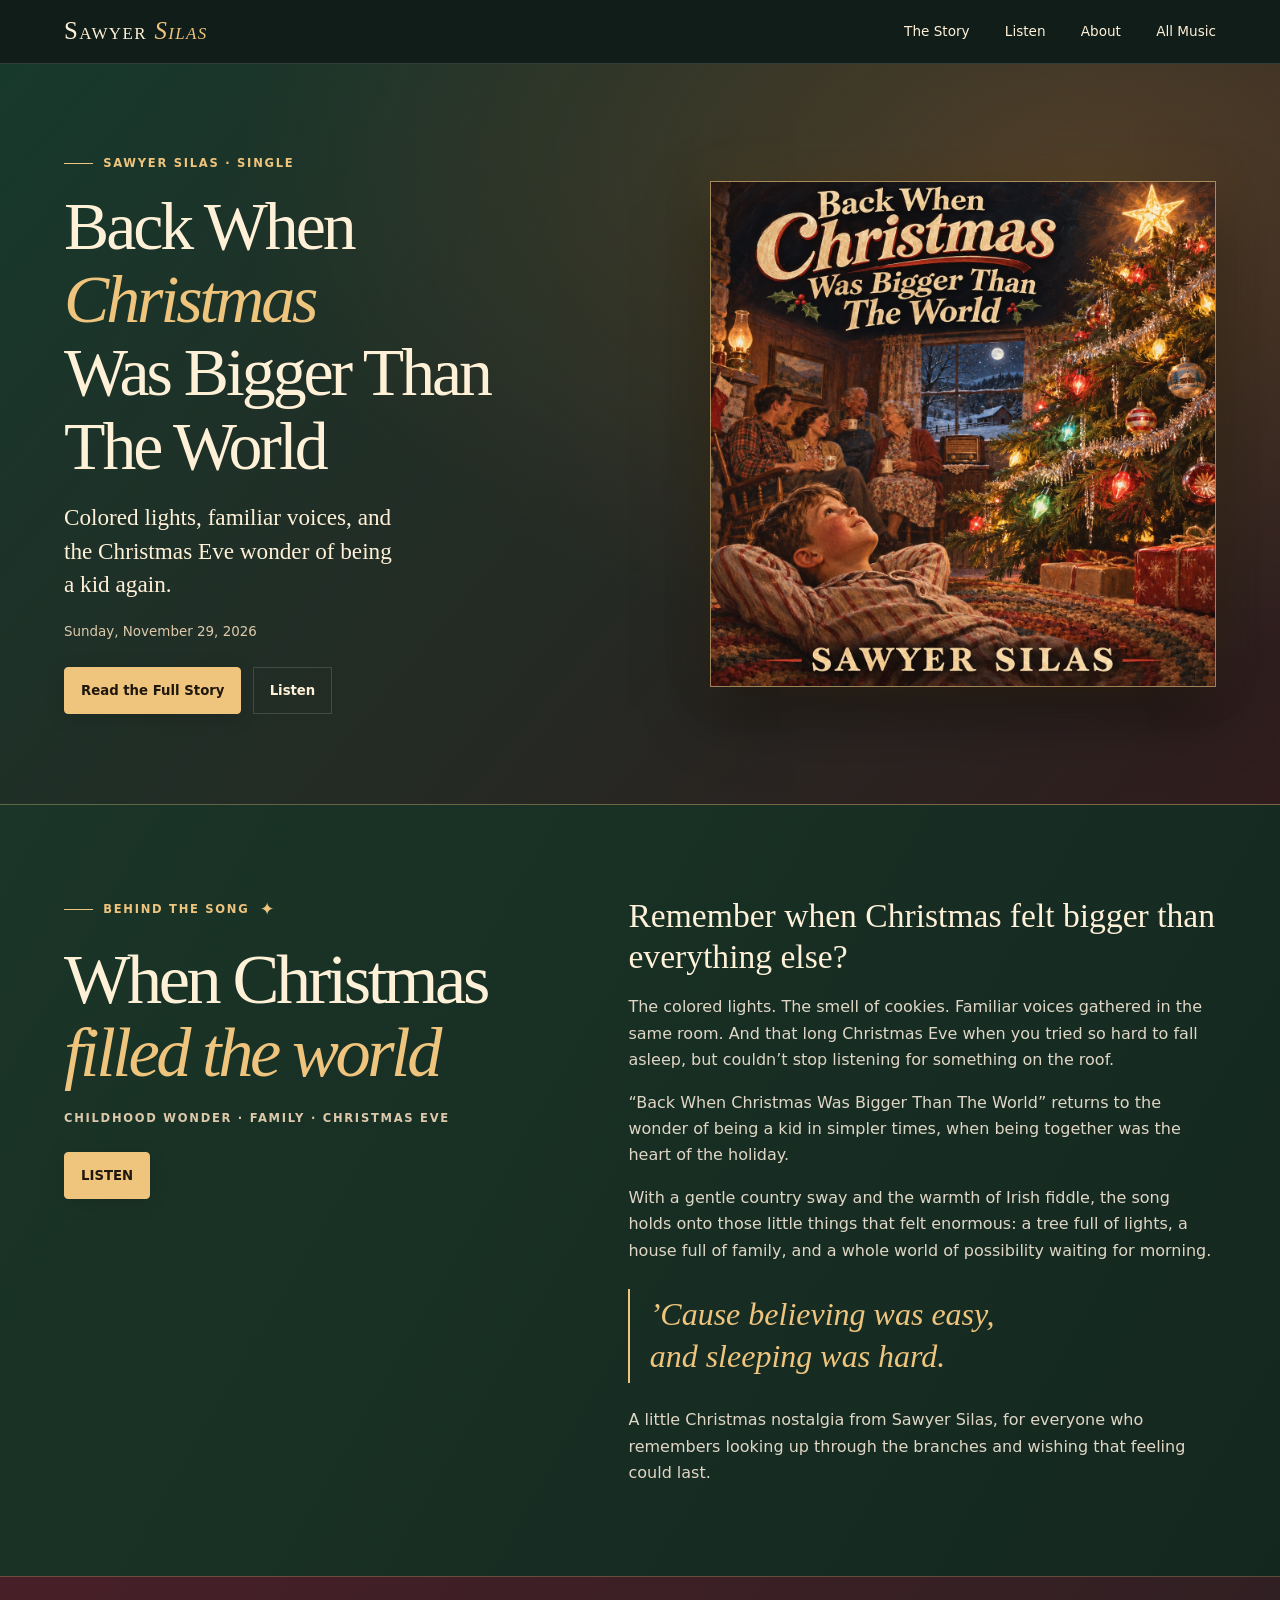
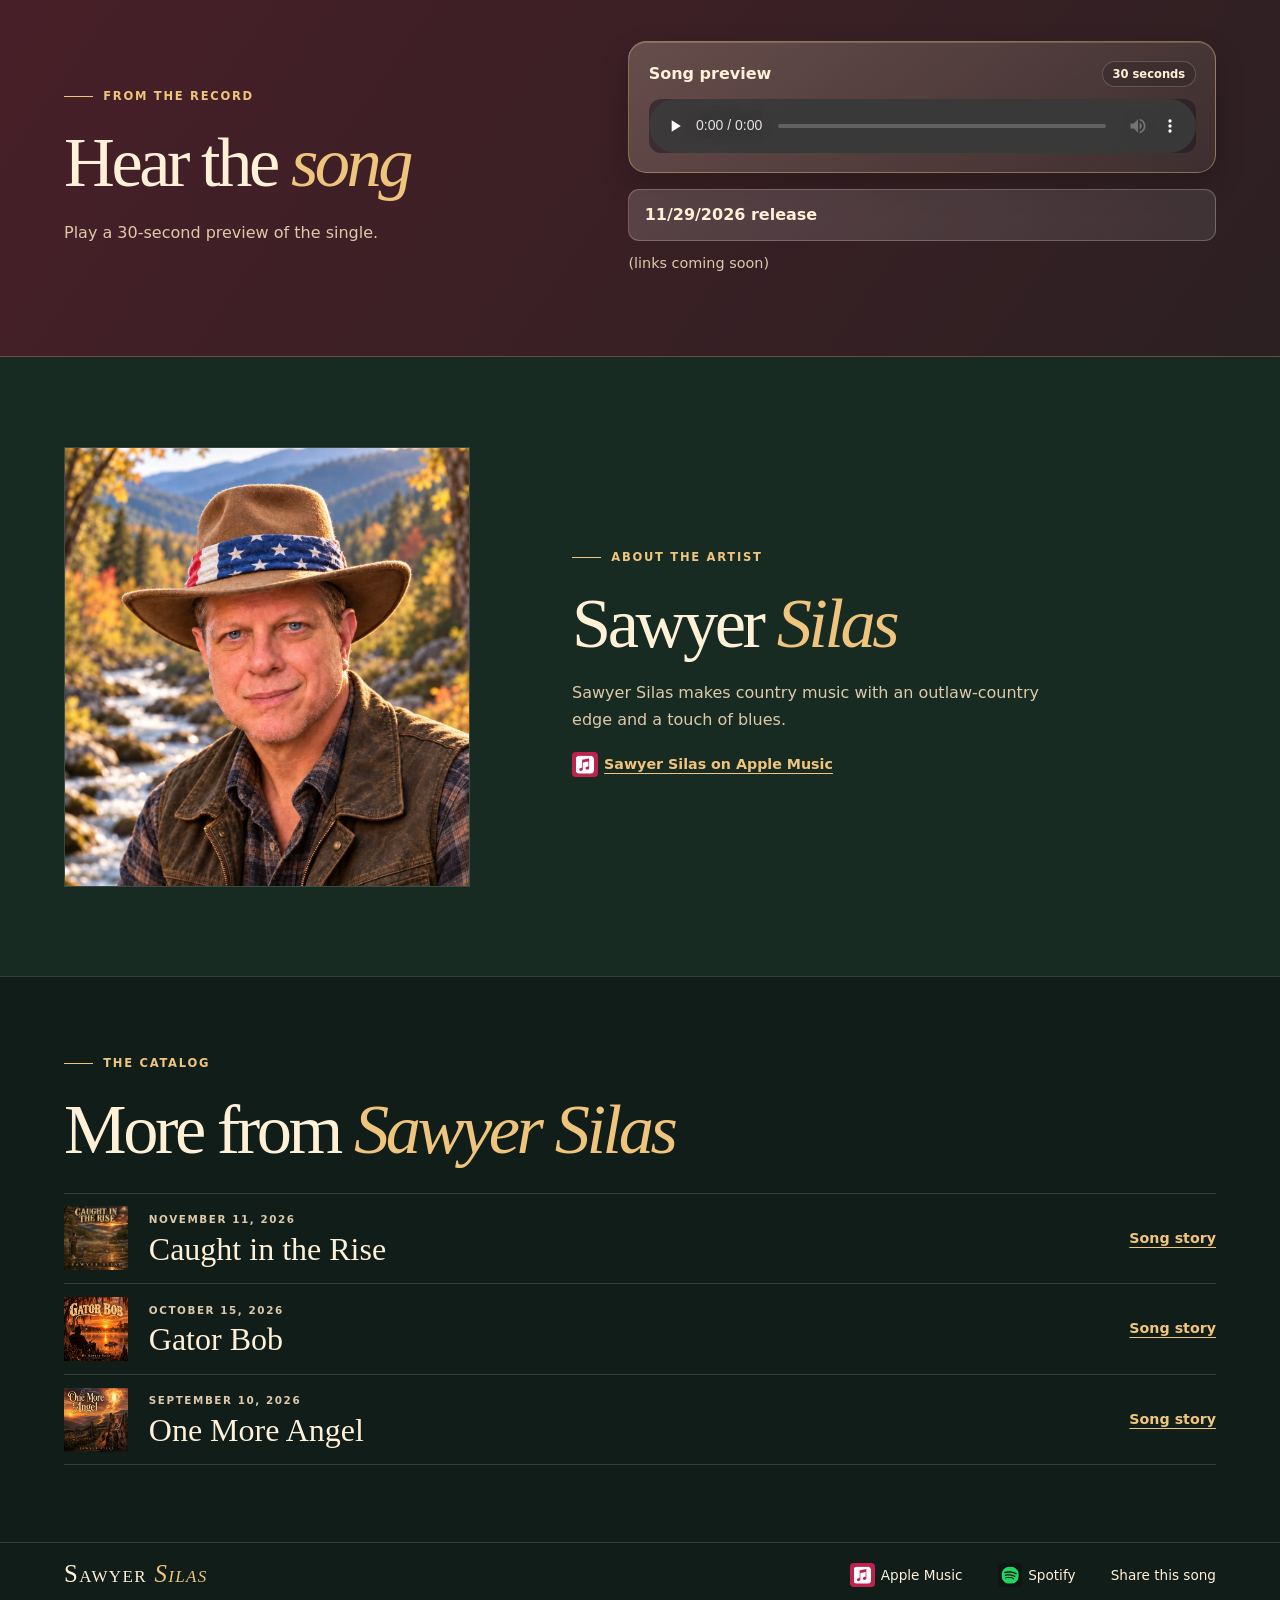
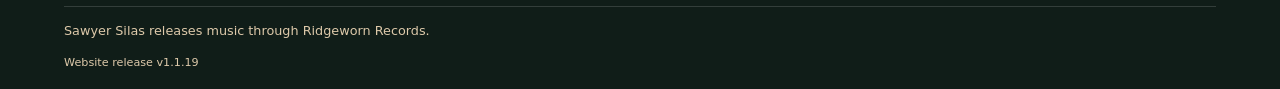
<file: public/songs/back-when-christmas-was-bigger-than-the-world/index.html>
<!doctype html>
<html lang="en">
<head>
  <meta charset="utf-8">
  <meta name="viewport" content="width=device-width, initial-scale=1">
  <meta name="description" content="Discover Back When Christmas Was Bigger Than The World by Sawyer Silas: a country Christmas single about childhood wonder and time together. Read the story, hear a preview, and listen.">
  <meta property="og:type" content="website">
  <meta property="og:title" content="Back When Christmas Was Bigger Than The World | Sawyer Silas">
  <meta property="og:description" content="Colored lights, familiar voices, and the Christmas Eve wonder of being a kid again.">
  <meta property="og:image" content="../../assets/back-when-christmas-was-bigger-than-the-world.jpg">
  <meta property="og:image:type" content="image/jpeg">
  <meta property="og:image:width" content="1254">
  <meta property="og:image:height" content="1254">
  <meta property="og:image:alt" content="Back When Christmas Was Bigger Than The World by Sawyer Silas — When Christmas filled the whole world">
  <title>Back When Christmas Was Bigger Than The World — Sawyer Silas | Song Story &amp; Listen</title>
  <link rel="icon" href="../../assets/mark.svg" type="image/svg+xml">
  <link rel="stylesheet" href="../../styles.css?v=1.1.19">
  <script src="../../site.js?v=1.1.19" defer></script>
</head>
<body class="song-page theme-christmas">
  <a class="skip" href="#main">Skip to song</a>
  <header class="top">
    <div class="wrap top-inner">
      <a class="wordmark" href="../../">Sawyer <i>Silas</i></a>
      <nav aria-label="Main navigation">
        <a href="#story">The Story</a>
        <a href="#listen">Listen</a>
        <a href="#artist">About</a>
        <a href="../../#music">All Music</a>
      </nav>
    </div>
  </header>
  <main id="main">
    <section class="hero" aria-labelledby="release-title">
      <div class="wrap hero-inner">
        <div class="hero-copy">
          <p class="eyebrow"><span></span> Sawyer Silas · Single</p>
          <h1 id="release-title">Back When<br><em>Christmas</em><br>Was Bigger Than<br>The World</h1>
          <p class="lede">Colored lights, familiar voices, and the Christmas Eve wonder of being a kid again.</p>
          <p class="release-date"><time datetime="2026-11-29">Sunday, November 29, 2026</time></p>
          <div class="actions">
            <a class="button primary" href="#story">Read the Full Story</a>
            <a class="button quiet" href="#listen">Listen</a>
          </div>
        </div>
        <figure class="cover">
          <img src="../../assets/back-when-christmas-was-bigger-than-the-world.jpg" alt="Painted Christmas cover: a child beneath a glowing tree while family gathers beside the fireplace" width="1254" height="1254" fetchpriority="high">
        </figure>
      </div>
    </section>

    <section class="story" id="story" aria-labelledby="story-title">
      <div class="wrap story-grid">
        <div>
          <p class="eyebrow"><span></span> Behind the song</p>
          <h2 id="story-title">When Christmas<br><em>filled the world</em></h2>
          <p class="place">Childhood wonder · Family · Christmas Eve</p>
          <div class="actions"><a class="button primary" href="#listen">LISTEN</a></div>
        </div>
        <div class="story-copy">
          <p class="opening">Remember when Christmas felt bigger than everything else?</p>
          <p>The colored lights. The smell of cookies. Familiar voices gathered in the same room. And that long Christmas Eve when you tried so hard to fall asleep, but couldn’t stop listening for something on the roof.</p>
          <p>“Back When Christmas Was Bigger Than The World” returns to the wonder of being a kid in simpler times, when being together was the heart of the holiday.</p>
          <p>With a gentle country sway and the warmth of Irish fiddle, the song holds onto those little things that felt enormous: a tree full of lights, a house full of family, and a whole world of possibility waiting for morning.</p>
          <blockquote>’Cause believing was easy,<br>and sleeping was hard.</blockquote>
          <p style="margin-top:1.5rem">A little Christmas nostalgia from Sawyer Silas, for everyone who remembers looking up through the branches and wishing that feeling could last.</p>
        </div>
      </div>
    </section>

    <section class="listen" id="listen" aria-labelledby="listen-title">
      <div class="wrap listen-inner">
        <div>
          <p class="eyebrow"><span></span> From the record</p>
          <h2 id="listen-title">Hear the <em>song</em></h2>
          <p>Play a 30-second preview of the single.</p>
        </div>
        <div class="listen-controls">
          <div class="preview-panel">
            <div class="preview-heading">
              <span>Song preview</span>
              <span class="preview-length">30 seconds</span>
            </div>
            <audio class="song-preview" controls controlslist="nodownload" preload="none" src="../../assets/back-when-christmas-was-bigger-than-the-world-preview.m4a" aria-label="Back When Christmas Was Bigger Than The World 30-second preview">
              Your browser does not support the audio player.
            </audio>
            <p class="preview-unavailable" role="status" hidden>The preview is temporarily unavailable.</p>
          </div>
          <div class="release-links" aria-live="polite">
            <p class="release-notice"><strong><time datetime="2026-11-29">11/29/2026</time> release</strong></p>
            <p class="links-pending">(links coming soon)</p>
            <div class="service-grid" aria-label="Streaming and download services" role="group"></div>
          </div>
        </div>
      </div>
    </section>

    <section class="artist" id="artist" aria-labelledby="artist-title">
      <div class="wrap artist-grid">
        <img class="portrait" src="../../assets/sawyer-silas.webp" alt="Sawyer Silas in a brown hat beside an autumn mountain creek" width="1122" height="1402" loading="lazy">
        <div>
          <p class="eyebrow"><span></span> About the artist</p>
          <h2 id="artist-title">Sawyer <em>Silas</em></h2>
          <p>Sawyer Silas makes country music with an outlaw-country edge and a touch of blues.</p>
          <a class="service-link text-link" href="https://music.apple.com/us/artist/sawyer-silas/6808334229"><svg class="service-icon" aria-hidden="true" focusable="false"><use href="../../assets/music-services.svg#applemusic"></use></svg>Sawyer Silas on Apple Music</a>
        </div>
      </div>
    </section>

    <section class="music" aria-labelledby="music-title">
      <div class="wrap">
        <p class="eyebrow"><span></span> The catalog</p>
        <h2 id="music-title">More from <em>Sawyer Silas</em></h2>
        <div class="record-list">
          <article class="record" data-title="Caught in the Rise" data-date="2026-11-11">
            <img src="../../assets/caught-in-the-rise.webp" alt="" width="64" height="64" loading="lazy">
            <div><p class="record-date"><time datetime="2026-11-11">November 11, 2026</time></p><h3><a href="../caught-in-the-rise/">Caught in the Rise</a></h3></div>
            <a class="text-link" href="../caught-in-the-rise/#story" aria-label="Read the story behind Caught in the Rise">Song story</a>
          </article>
          <article class="record" data-title="Gator Bob" data-date="2026-10-15">
            <img src="../../assets/gator-bob.jpg" alt="" width="64" height="64" loading="lazy">
            <div><p class="record-date"><time datetime="2026-10-15">October 15, 2026</time></p><h3><a href="../gator-bob/">Gator Bob</a></h3></div>
            <a class="text-link" href="../gator-bob/#story" aria-label="Read the story behind Gator Bob">Song story</a>
          </article>
          <article class="record" data-title="One More Angel" data-date="2026-09-10">
            <img src="../../assets/one-more-angel.jpg" alt="" width="64" height="64" loading="lazy">
            <div><p class="record-date"><time datetime="2026-09-10">September 10, 2026</time></p><h3><a href="../one-more-angel/">One More Angel</a></h3></div>
            <a class="text-link" href="../one-more-angel/#story" aria-label="Read the story behind One More Angel">Song story</a>
          </article>
        </div>
      </div>
    </section>
  </main>
  <footer class="footer">
    <div class="wrap footer-inner">
      <a class="wordmark" href="../../">Sawyer <i>Silas</i></a>
      <nav aria-label="Artist and sharing links">
        <a class="service-link" href="https://music.apple.com/us/artist/sawyer-silas/6808334229"><svg class="service-icon" aria-hidden="true" focusable="false"><use href="../../assets/music-services.svg#applemusic"></use></svg>Apple Music</a>
        <a class="service-link" href="https://open.spotify.com/artist/2IvsRWouUpZ3KpmjlUSfos"><svg class="service-icon" aria-hidden="true" focusable="false"><use href="../../assets/music-services.svg#spotify"></use></svg>Spotify</a>
        <button id="share" type="button" hidden>Share this song</button>
      </nav>
      <span id="share-status" role="status"></span>
    </div>
    <p class="wrap label-credit">Sawyer Silas releases music through Ridgeworn Records.</p>
    <p class="wrap site-release">Website release v1.1.19</p>
  </footer>
</body>
</html>
</file>
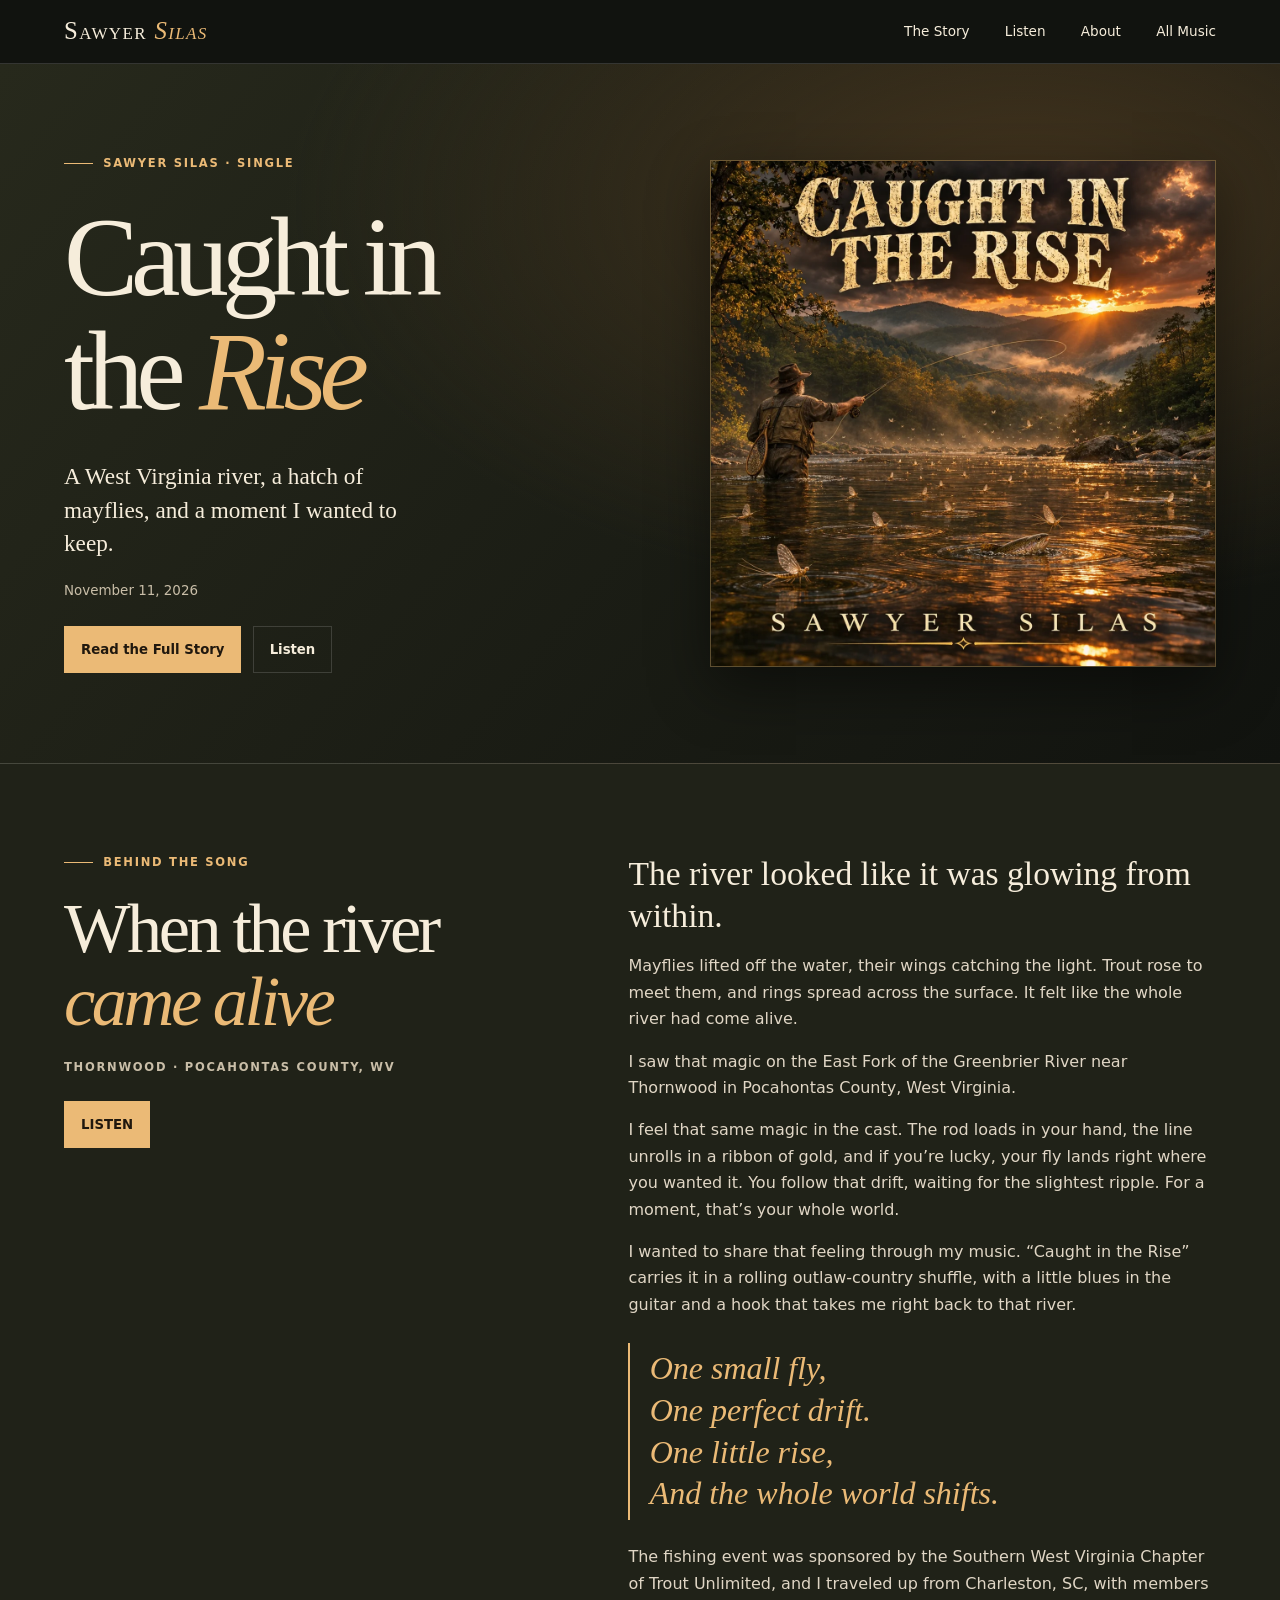
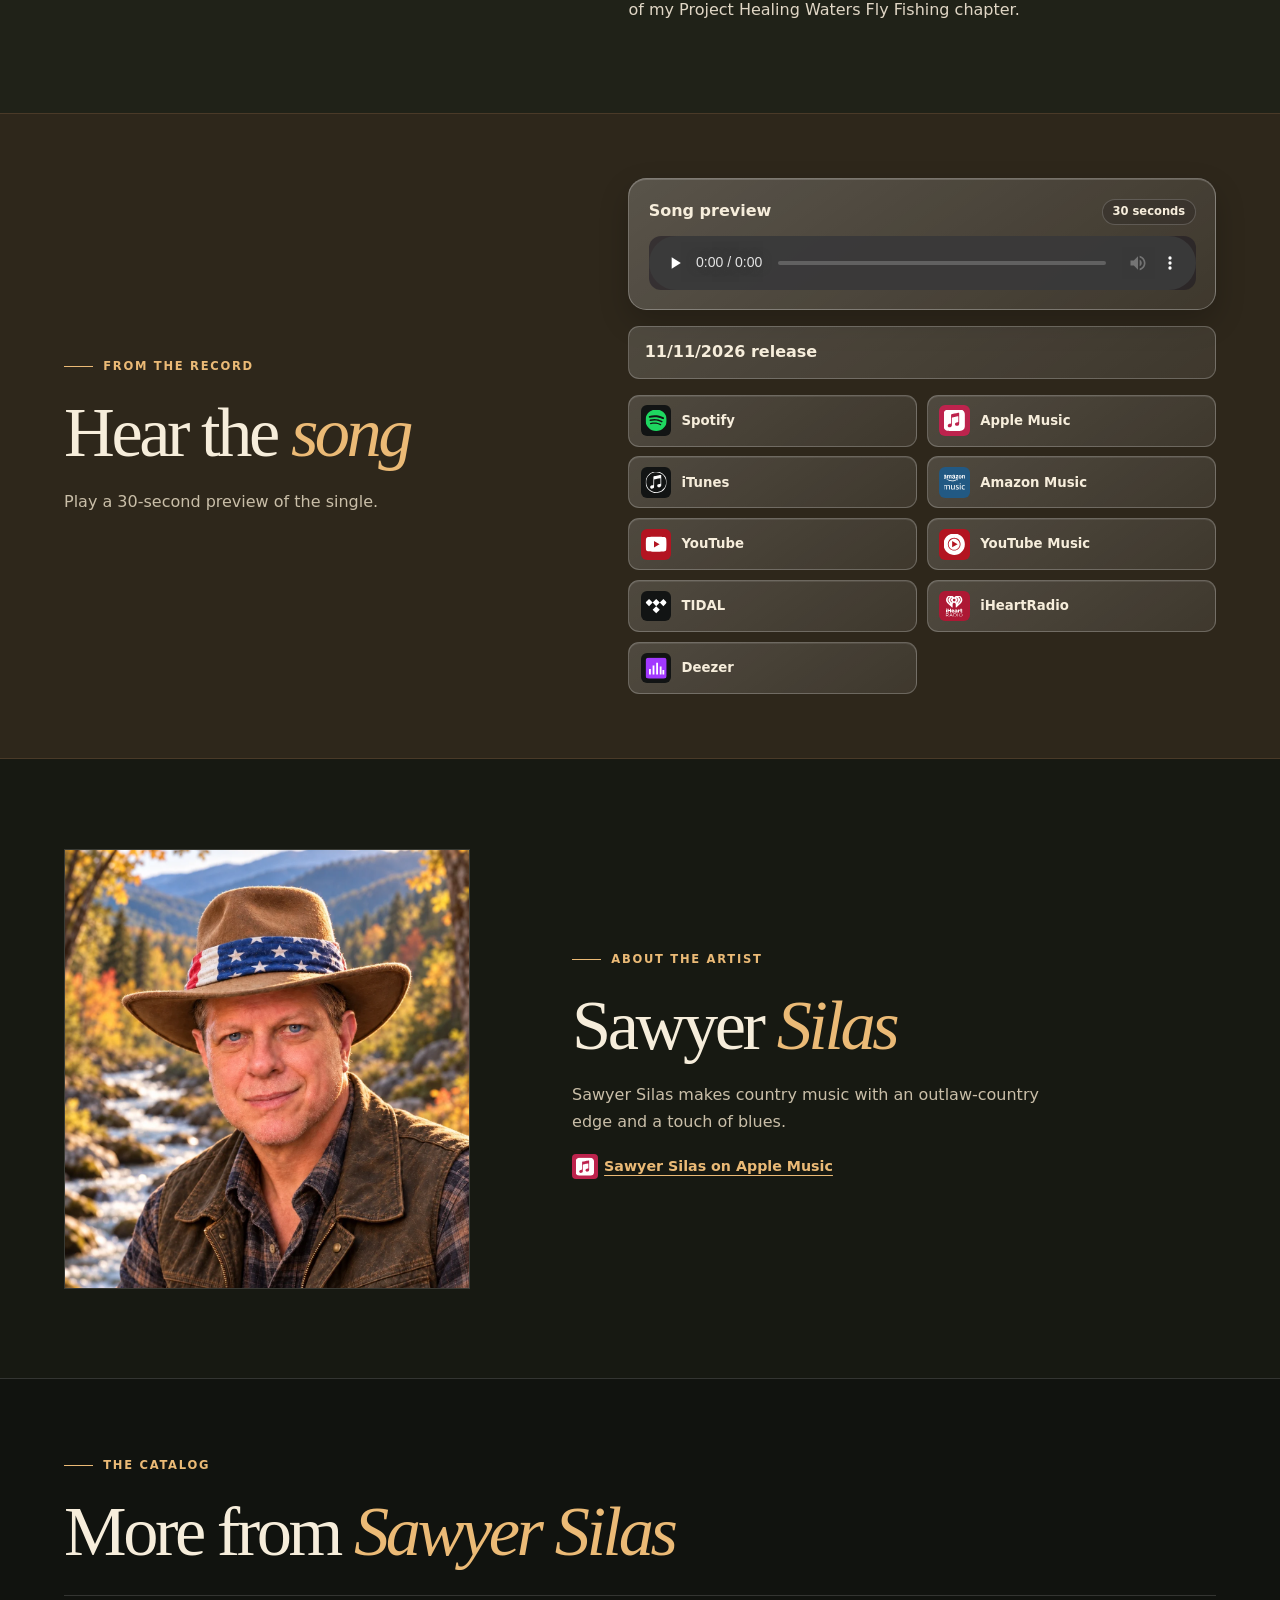
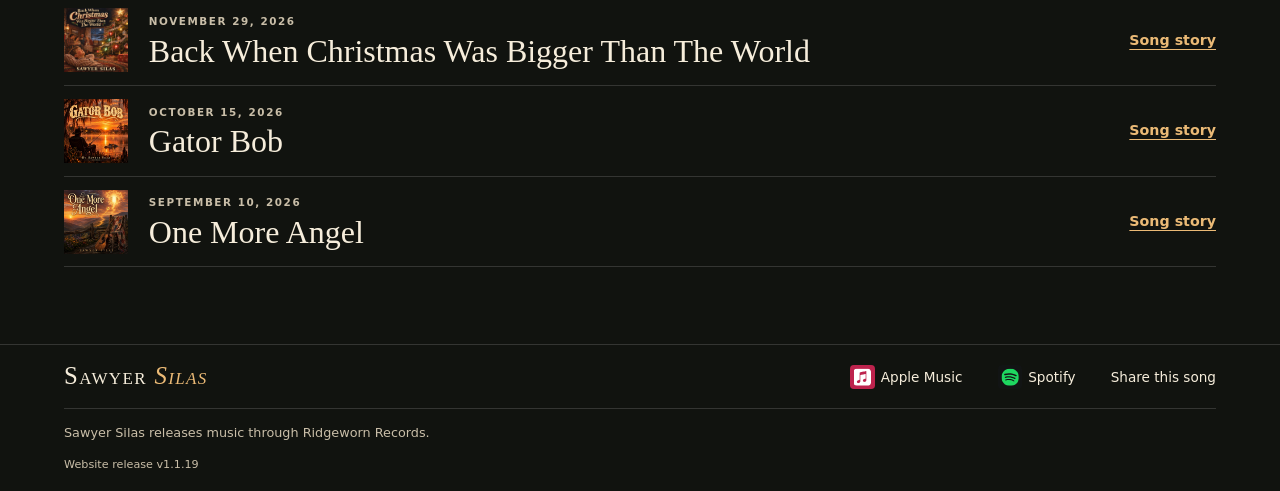
<file: public/songs/caught-in-the-rise/index.html>
<!doctype html>
<html lang="en">
<head>
  <meta charset="utf-8">
  <meta name="viewport" content="width=device-width, initial-scale=1">
  <meta name="description" content="Discover Caught in the Rise by Sawyer Silas: an outlaw-country single inspired by fly fishing in West Virginia. Read the story, hear a preview, and listen.">
  <meta property="og:type" content="website">
  <meta property="og:title" content="Caught in the Rise | Sawyer Silas">
  <meta property="og:description" content="A West Virginia river, a hatch of mayflies, and a moment I wanted to keep.">
  <meta property="og:image" content="../../assets/caught-in-the-rise-social.jpg">
  <meta property="og:image:type" content="image/jpeg">
  <meta property="og:image:width" content="1200">
  <meta property="og:image:height" content="630">
  <meta property="og:image:alt" content="Caught in the Rise by Sawyer Silas — When the river came alive">
  <title>Caught in the Rise — Sawyer Silas | Song Story &amp; Listen</title>
  <link rel="icon" href="../../assets/mark.svg" type="image/svg+xml">
  <link rel="stylesheet" href="../../styles.css?v=1.1.19">
  <script src="../../site.js?v=1.1.19" defer></script>
</head>
<body class="song-page theme-caught-in-the-rise">
  <a class="skip" href="#main">Skip to song</a>
  <header class="top">
    <div class="wrap top-inner">
      <a class="wordmark" href="../../">Sawyer <i>Silas</i></a>
      <nav aria-label="Main navigation">
        <a href="#story">The Story</a>
        <a href="#listen">Listen</a>
        <a href="#artist">About</a>
        <a href="../../#music">All Music</a>
      </nav>
    </div>
  </header>
  <main id="main">
    <section class="hero" aria-labelledby="release-title">
      <div class="wrap hero-inner">
        <div class="hero-copy">
          <p class="eyebrow"><span></span> Sawyer Silas · Single</p>
          <h1 id="release-title">Caught in<br>the <em>Rise</em></h1>
          <p class="lede">A West Virginia river, a hatch of mayflies, and a moment I wanted to keep.</p>
          <p class="release-date"><time datetime="2026-11-11">November 11, 2026</time></p>
          <div class="actions">
            <a class="button primary" href="#story">Read the Full Story</a>
            <a class="button quiet" href="#listen">Listen</a>
          </div>
        </div>
        <figure class="cover">
          <img src="../../assets/caught-in-the-rise.webp" alt="Illustrated cover of a fly angler casting across a mountain river at sunset" width="1200" height="1200" fetchpriority="high">
        </figure>
      </div>
    </section>

    <section class="story" id="story" aria-labelledby="story-title">
      <div class="wrap story-grid">
        <div>
          <p class="eyebrow"><span></span> Behind the song</p>
          <h2 id="story-title">When the river<br><em>came alive</em></h2>
          <p class="place">Thornwood · Pocahontas County, WV</p>
          <div class="actions">
            <a class="button primary" href="#listen">LISTEN</a>
          </div>
        </div>
        <div class="story-copy">
          <p class="opening">The river looked like it was glowing from within.</p>
          <p>Mayflies lifted off the water, their wings catching the light. Trout rose to meet them, and rings spread across the surface. It felt like the whole river had come alive.</p>
          <p>I saw that magic on the East Fork of the Greenbrier River near Thornwood in Pocahontas County, West Virginia.</p>
          <p>I feel that same magic in the cast. The rod loads in your hand, the line unrolls in a ribbon of gold, and if you’re lucky, your fly lands right where you wanted it. You follow that drift, waiting for the slightest ripple. For a moment, that’s your whole world.</p>
          <p>I wanted to share that feeling through my music. “Caught in the Rise” carries it in a rolling outlaw-country shuffle, with a little blues in the guitar and a hook that takes me right back to that river.</p>
          <blockquote>One small fly,<br>One perfect drift.<br>One little rise,<br>And the whole world shifts.</blockquote>
          <p style="margin-top:1.5rem">The fishing event was sponsored by the Southern West Virginia Chapter of Trout Unlimited, and I traveled up from Charleston, SC, with members of my Project Healing Waters Fly Fishing chapter.</p>
        </div>
      </div>
    </section>

    <section class="listen" id="listen" aria-labelledby="listen-title">
      <div class="wrap listen-inner">
        <div>
          <p class="eyebrow"><span></span> From the record</p>
          <h2 id="listen-title">Hear the <em>song</em></h2>
          <p>Play a 30-second preview of the single.</p>
        </div>
        <div class="listen-controls">
          <div class="preview-panel">
            <div class="preview-heading">
              <span>Song preview</span>
              <span class="preview-length">30 seconds</span>
            </div>
            <audio class="song-preview" controls controlslist="nodownload" preload="none" src="../../assets/caught-in-the-rise-preview.m4a" aria-label="Caught in the Rise 30-second preview">
              Your browser does not support the audio player.
            </audio>
            <p class="preview-unavailable" role="status" hidden>The preview is temporarily unavailable.</p>
          </div>
          <div class="release-links" aria-live="polite">
            <p class="release-notice"><strong><time datetime="2026-11-11">11/11/2026</time> release</strong></p>
            <div class="service-grid" aria-label="Streaming and download services" role="group">
              <a class="service-link button" data-service="spotify" href="https://open.spotify.com/album/2Id9x5BGFVE7SSmULL5R2o"><svg class="service-icon" aria-hidden="true" focusable="false"><use href="../../assets/music-services.svg#spotify"></use></svg>Spotify</a>
              <a class="service-link button" data-service="applemusic" href="https://music.apple.com/us/album/caught-in-the-rise-single/6832419151"><svg class="service-icon" aria-hidden="true" focusable="false"><use href="../../assets/music-services.svg#applemusic"></use></svg>Apple Music</a>
              <a class="service-link button" data-service="itunes" href="https://music.apple.com/us/album/caught-in-the-rise/6832419151?i=6832419153&amp;app=itunes"><svg class="service-icon" aria-hidden="true" focusable="false"><use href="../../assets/music-services.svg#itunes"></use></svg>iTunes</a>
              <a class="service-link button" data-service="amazonmusic" href="https://music.amazon.com/albums/B0HQYWW489?trackAsin=B0HQZ57FXM"><svg class="service-icon" aria-hidden="true" focusable="false"><use href="../../assets/music-services.svg#amazonmusic"></use></svg>Amazon Music</a>
              <a class="service-link button" data-service="youtube" href="https://www.youtube.com/watch?v=YDdz8ajWzF0"><svg class="service-icon" aria-hidden="true" focusable="false"><use href="../../assets/music-services.svg#youtube"></use></svg>YouTube</a>
              <a class="service-link button" data-service="youtubemusic" href="https://music.youtube.com/watch?v=YDdz8ajWzF0"><svg class="service-icon" aria-hidden="true" focusable="false"><use href="../../assets/music-services.svg#youtubemusic"></use></svg>YouTube Music</a>
              <a class="service-link button" data-service="tidal" href="https://tidal.com/track/577215688"><svg class="service-icon" aria-hidden="true" focusable="false"><use href="../../assets/music-services.svg#tidal"></use></svg>TIDAL</a>
              <a class="service-link button" data-service="iheartradio" href="https://www.iheart.com/artist/sawyer-silas-52206517/songs/caught-in-the-rise-446341438/"><svg class="service-icon" aria-hidden="true" focusable="false"><use href="../../assets/music-services.svg#iheartradio"></use></svg>iHeartRadio</a>
              <a class="service-link button" data-service="deezer" href="https://www.deezer.com/us/album/1142051611"><svg class="service-icon" aria-hidden="true" focusable="false"><use href="../../assets/music-services.svg#deezer"></use></svg>Deezer</a>
            </div>
          </div>
        </div>
      </div>
    </section>

    <section class="artist" id="artist" aria-labelledby="artist-title">
      <div class="wrap artist-grid">
        <img class="portrait" src="../../assets/sawyer-silas.webp" alt="Sawyer Silas in a brown hat beside an autumn mountain creek" width="1122" height="1402" loading="lazy">
        <div>
          <p class="eyebrow"><span></span> About the artist</p>
          <h2 id="artist-title">Sawyer <em>Silas</em></h2>
          <p>Sawyer Silas makes country music with an outlaw-country edge and a touch of blues.</p>
          <a class="service-link text-link" href="https://music.apple.com/us/artist/sawyer-silas/6808334229"><svg class="service-icon" aria-hidden="true" focusable="false"><use href="../../assets/music-services.svg#applemusic"></use></svg>Sawyer Silas on Apple Music</a>
        </div>
      </div>
    </section>

    <section class="music" aria-labelledby="music-title">
      <div class="wrap">
        <p class="eyebrow"><span></span> The catalog</p>
        <h2 id="music-title">More from <em>Sawyer Silas</em></h2>
        <div class="record-list">
          <article class="record" data-title="Back When Christmas Was Bigger Than The World" data-date="2026-11-29">
            <img src="../../assets/back-when-christmas-was-bigger-than-the-world.jpg" alt="" width="64" height="64" loading="lazy">
            <div><p class="record-date"><time datetime="2026-11-29">November 29, 2026</time></p><h3><a href="../back-when-christmas-was-bigger-than-the-world/">Back When Christmas Was Bigger Than The World</a></h3></div>
            <a class="text-link" href="../back-when-christmas-was-bigger-than-the-world/#story" aria-label="Read the story behind Back When Christmas Was Bigger Than The World">Song story</a>
          </article>
          <article class="record" data-title="Gator Bob" data-date="2026-10-15">
            <img src="../../assets/gator-bob.jpg" alt="" width="64" height="64" loading="lazy">
            <div><p class="record-date"><time datetime="2026-10-15">October 15, 2026</time></p><h3><a href="../gator-bob/">Gator Bob</a></h3></div>
            <a class="text-link" href="../gator-bob/#story" aria-label="Read the story behind Gator Bob">Song story</a>
          </article>
          <article class="record" data-title="One More Angel" data-date="2026-09-10">
            <img src="../../assets/one-more-angel.jpg" alt="" width="64" height="64" loading="lazy">
            <div><p class="record-date"><time datetime="2026-09-10">September 10, 2026</time></p><h3><a href="../one-more-angel/">One More Angel</a></h3></div>
            <a class="text-link" href="../one-more-angel/#story" aria-label="Read the story behind One More Angel">Song story</a>
          </article>
        </div>
      </div>
    </section>
  </main>
  <footer class="footer">
    <div class="wrap footer-inner">
      <a class="wordmark" href="../../">Sawyer <i>Silas</i></a>
      <nav aria-label="Artist and sharing links">
        <a class="service-link" href="https://music.apple.com/us/artist/sawyer-silas/6808334229"><svg class="service-icon" aria-hidden="true" focusable="false"><use href="../../assets/music-services.svg#applemusic"></use></svg>Apple Music</a>
        <a class="service-link" href="https://open.spotify.com/artist/2IvsRWouUpZ3KpmjlUSfos"><svg class="service-icon" aria-hidden="true" focusable="false"><use href="../../assets/music-services.svg#spotify"></use></svg>Spotify</a>
        <button id="share" type="button" hidden>Share this song</button>
      </nav>
      <span id="share-status" role="status"></span>
    </div>
    <p class="wrap label-credit">Sawyer Silas releases music through Ridgeworn Records.</p>
    <p class="wrap site-release">Website release v1.1.19</p>
  </footer>
</body>
</html>
</file>
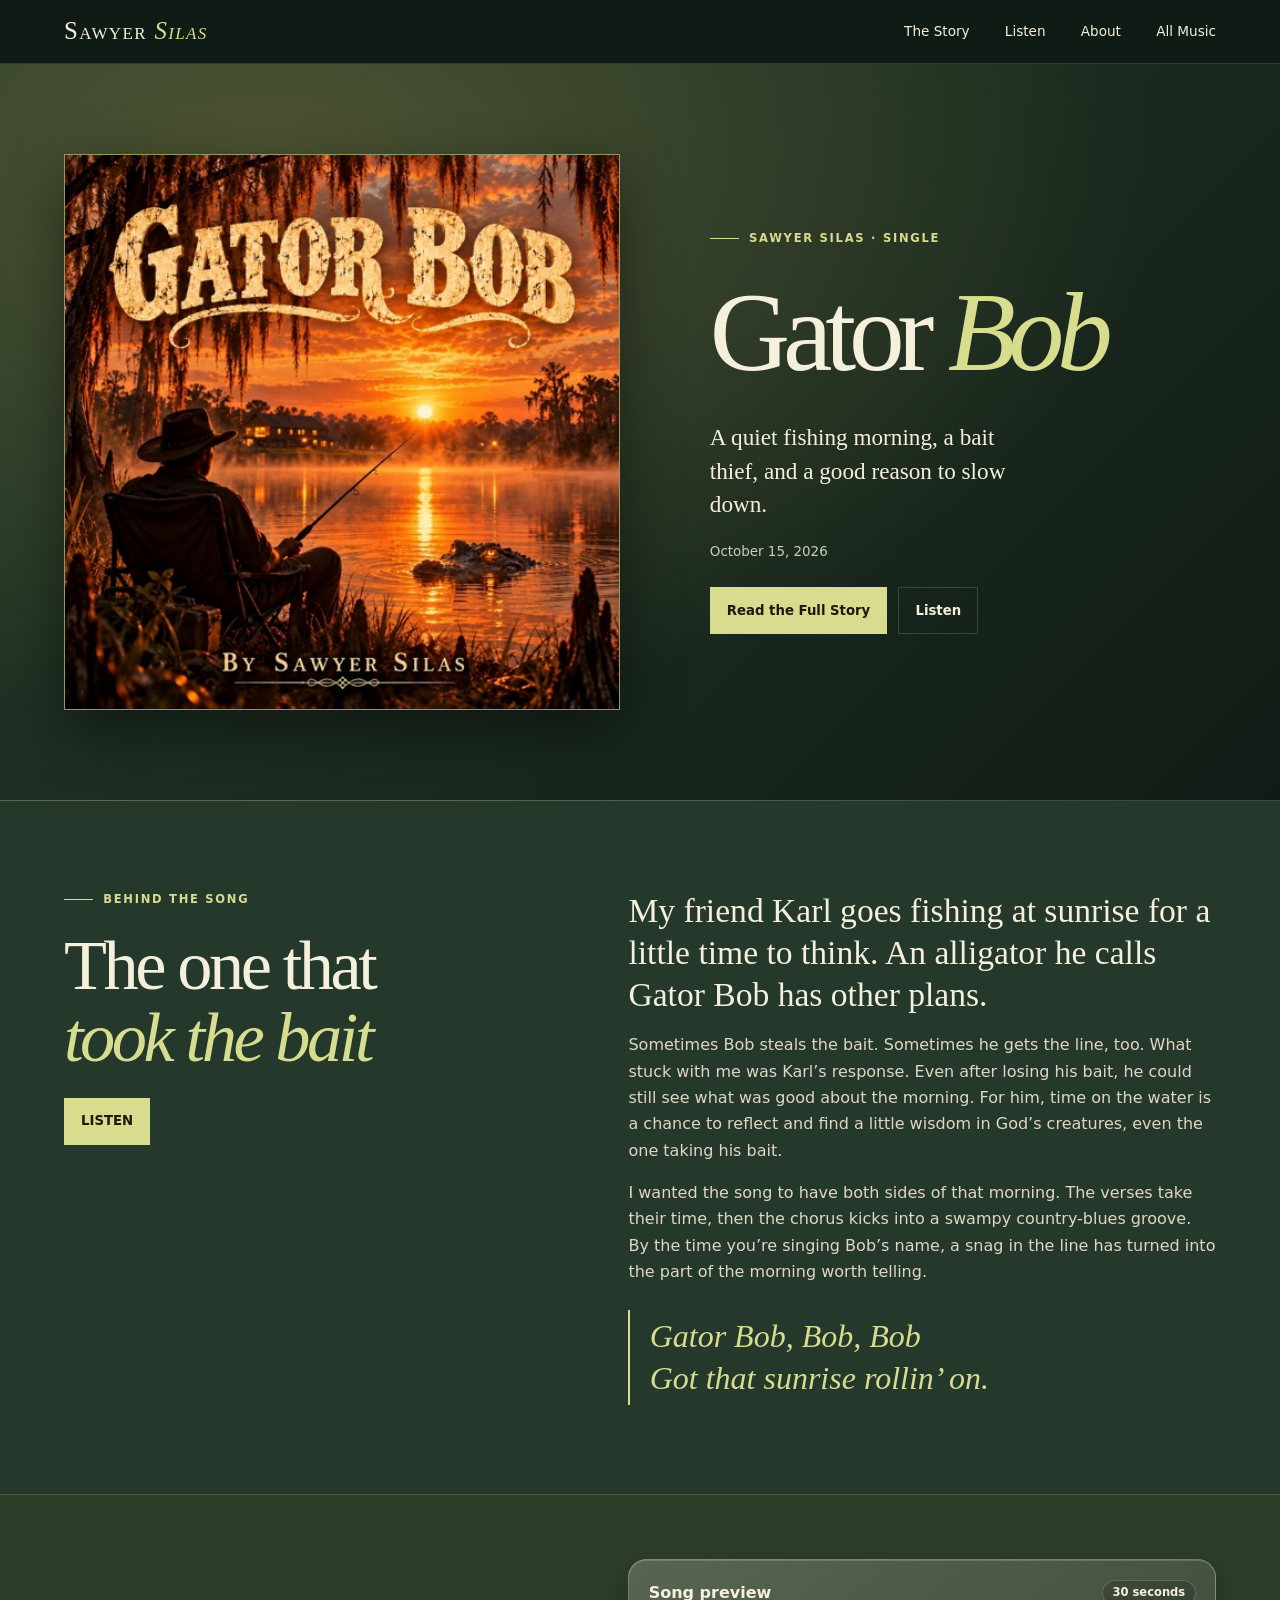
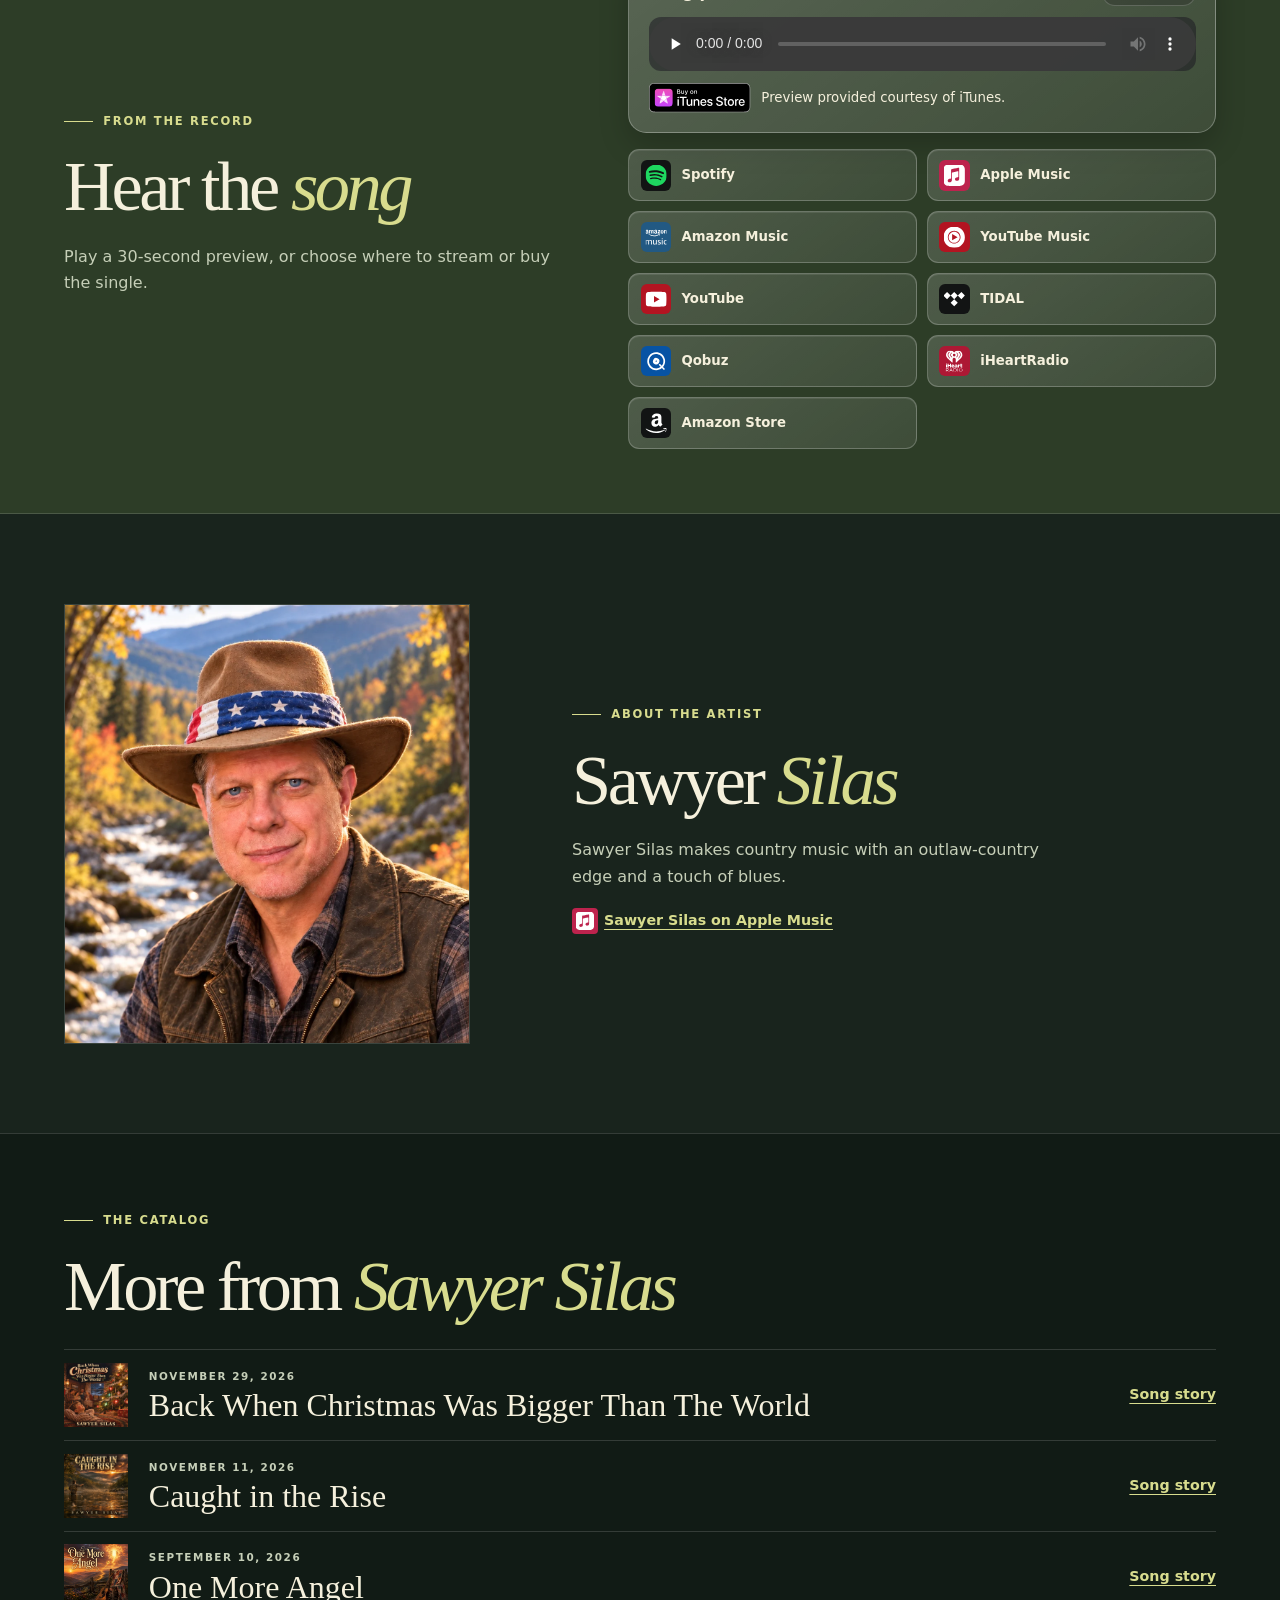
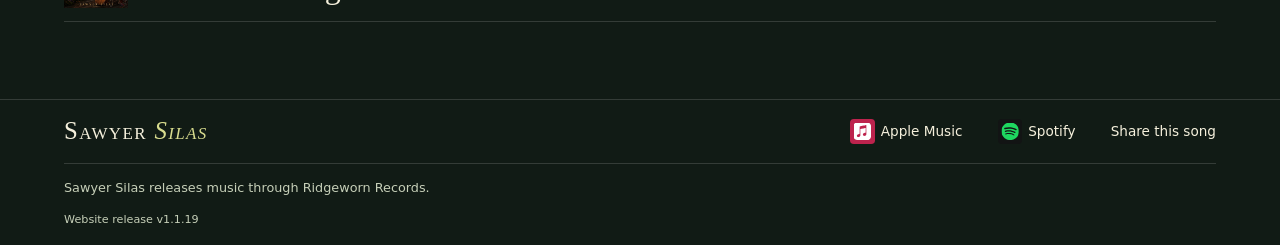
<file: public/songs/gator-bob/index.html>
<!doctype html>
<html lang="en">
<head>
  <meta charset="utf-8">
  <meta name="viewport" content="width=device-width, initial-scale=1">
  <meta name="description" content="A quiet fishing morning, a bait thief, and a good reason to slow down. Read the story behind Gator Bob by Sawyer Silas.">
  <meta property="og:type" content="website">
  <meta property="og:title" content="Gator Bob | Sawyer Silas">
  <meta property="og:description" content="A quiet fishing morning, a bait thief, and a good reason to slow down.">
  <meta property="og:image" content="../../assets/gator-bob.jpg">
  <title>Gator Bob | Sawyer Silas</title>
  <link rel="icon" href="../../assets/mark.svg" type="image/svg+xml">
  <link rel="stylesheet" href="../../styles.css?v=1.1.19">
  <script src="../../site.js?v=1.1.19" defer></script>
</head>
<body class="song-page theme-gator-bob">
  <a class="skip" href="#main">Skip to song</a>
  <header class="top">
    <div class="wrap top-inner">
      <a class="wordmark" href="../../">Sawyer <i>Silas</i></a>
      <nav aria-label="Main navigation">
        <a href="#story">The Story</a>
        <a href="#listen">Listen</a>
        <a href="#artist">About</a>
        <a href="../../#music">All Music</a>
      </nav>
    </div>
  </header>
  <main id="main">
    <section class="hero" aria-labelledby="release-title">
      <div class="wrap hero-inner">
        <div class="hero-copy">
          <p class="eyebrow"><span></span> Sawyer Silas · Single</p>
          <h1 id="release-title">Gator <em>Bob</em></h1>
          <p class="lede">A quiet fishing morning, a bait thief, and a good reason to slow down.</p>
          <p class="release-date"><time datetime="2026-10-15">October 15, 2026</time></p>
          <div class="actions">
            <a class="button primary" href="#story">Read the Full Story</a>
            <a class="button quiet" href="#listen">Listen</a>
          </div>
        </div>
        <figure class="cover">
          <img src="../../assets/gator-bob.jpg" alt="Gator Bob single cover art" width="500" height="500" fetchpriority="high">
        </figure>
      </div>
    </section>

    <section class="story" id="story" aria-labelledby="story-title">
      <div class="wrap story-grid">
        <div>
          <p class="eyebrow"><span></span> Behind the song</p>
          <h2 id="story-title">The one that<br><em>took the bait</em></h2>
          <div class="actions">
            <a class="button primary" href="#listen">LISTEN</a>
          </div>
        </div>
        <div class="story-copy">
          <p class="opening">My friend Karl goes fishing at sunrise for a little time to think. An alligator he calls Gator Bob has other plans.</p>
          <p>Sometimes Bob steals the bait. Sometimes he gets the line, too. What stuck with me was Karl’s response. Even after losing his bait, he could still see what was good about the morning. For him, time on the water is a chance to reflect and find a little wisdom in God’s creatures, even the one taking his bait.</p>
          <p>I wanted the song to have both sides of that morning. The verses take their time, then the chorus kicks into a swampy country-blues groove. By the time you’re singing Bob’s name, a snag in the line has turned into the part of the morning worth telling.</p>
          <blockquote>Gator Bob, Bob, Bob<br>Got that sunrise rollin’ on.</blockquote>
        </div>
      </div>
    </section>

    <section class="listen" id="listen" aria-labelledby="listen-title">
      <div class="wrap listen-inner">
        <div>
          <p class="eyebrow"><span></span> From the record</p>
          <h2 id="listen-title">Hear the <em>song</em></h2>
          <p>Play a 30-second preview, or choose where to stream or buy the single.</p>
        </div>
        <div class="listen-controls">
          <div class="preview-panel">
            <div class="preview-heading">
              <span>Song preview</span>
              <span class="preview-length">30 seconds</span>
            </div>
            <audio class="song-preview" controls controlslist="nodownload" preload="none" src="https://audio-ssl.itunes.apple.com/itunes-assets/AudioPreview221/v4/49/2e/7e/492e7e36-d246-af3c-f8a1-7346ac287857/mzaf_146734773805422692.plus.aac.p.m4a" aria-label="Gator Bob 30-second preview">
              Your browser does not support the audio player.
            </audio>
            <p class="preview-unavailable" role="status" hidden>The preview is unavailable. Choose a listening service below.</p>
            <div class="preview-credit">
              <a href="https://music.apple.com/us/album/gator-bob/6821473283?i=6821473287&amp;app=itunes"><img src="../../assets/buy-on-itunes.svg" alt="Buy on the iTunes Store" height="30"></a>
              <small>Preview provided courtesy of iTunes.</small>
            </div>
          </div>
          <div class="service-grid" aria-label="Streaming and download services" role="group">
            <a class="service-link button" href="https://open.spotify.com/album/72G8u0Bh8iGIPS9kIdUryX"><svg class="service-icon" aria-hidden="true" focusable="false"><use href="../../assets/music-services.svg#spotify"></use></svg>Spotify</a>
            <a class="service-link button" href="https://music.apple.com/us/album/gator-bob-single/6821473283"><svg class="service-icon" aria-hidden="true" focusable="false"><use href="../../assets/music-services.svg#applemusic"></use></svg>Apple Music</a>
            <a class="service-link button" href="https://music.amazon.com/albums/B0HMKFHRRR?trackAsin=B0HMKD4N47"><svg class="service-icon service-icon-wide" aria-hidden="true" focusable="false"><use href="../../assets/music-services.svg#amazonmusic"></use></svg>Amazon Music</a>
            <a class="service-link button" href="https://music.youtube.com/watch?v=NYd0-fXDRaE"><svg class="service-icon" aria-hidden="true" focusable="false"><use href="../../assets/music-services.svg#youtubemusic"></use></svg>YouTube Music</a>
            <a class="service-link button" href="https://www.youtube.com/watch?v=NYd0-fXDRaE"><svg class="service-icon" aria-hidden="true" focusable="false"><use href="../../assets/music-services.svg#youtube"></use></svg>YouTube</a>
            <a class="service-link button" href="https://tidal.com/track/568753031"><svg class="service-icon" aria-hidden="true" focusable="false"><use href="../../assets/music-services.svg#tidal"></use></svg>TIDAL</a>
            <a class="service-link button" href="https://www.qobuz.com/us-en/album/gator-bob-sawyer-silas/gbudst9dli3x2"><svg class="service-icon" aria-hidden="true" focusable="false"><use href="../../assets/music-services.svg#qobuz"></use></svg>Qobuz</a>
            <a class="service-link button" href="https://www.iheart.com/artist/sawyer-silas-52206517/songs/gator-bob-439138146"><svg class="service-icon" aria-hidden="true" focusable="false"><use href="../../assets/music-services.svg#iheartradio"></use></svg>iHeartRadio</a>
            <a class="service-link button" href="https://www.amazon.com/gp/product/B0HMKFHRRR"><svg class="service-icon service-icon-wide" aria-hidden="true" focusable="false"><use href="../../assets/music-services.svg#amazon"></use></svg>Amazon Store</a>
          </div>
        </div>
      </div>
    </section>

    <section class="artist" id="artist" aria-labelledby="artist-title">
      <div class="wrap artist-grid">
        <img class="portrait" src="../../assets/sawyer-silas.webp" alt="Sawyer Silas in a brown hat beside an autumn mountain creek" width="1122" height="1402" loading="lazy">
        <div>
          <p class="eyebrow"><span></span> About the artist</p>
          <h2 id="artist-title">Sawyer <em>Silas</em></h2>
          <p>Sawyer Silas makes country music with an outlaw-country edge and a touch of blues.</p>
          <a class="service-link text-link" href="https://music.apple.com/us/artist/sawyer-silas/6808334229"><svg class="service-icon" aria-hidden="true" focusable="false"><use href="../../assets/music-services.svg#applemusic"></use></svg>Sawyer Silas on Apple Music</a>
        </div>
      </div>
    </section>

    <section class="music" aria-labelledby="music-title">
      <div class="wrap">
        <p class="eyebrow"><span></span> The catalog</p>
        <h2 id="music-title">More from <em>Sawyer Silas</em></h2>
        <div class="record-list">
          <article class="record" data-title="Back When Christmas Was Bigger Than The World" data-date="2026-11-29">
            <img src="../../assets/back-when-christmas-was-bigger-than-the-world.jpg" alt="" width="64" height="64" loading="lazy">
            <div><p class="record-date"><time datetime="2026-11-29">November 29, 2026</time></p><h3><a href="../back-when-christmas-was-bigger-than-the-world/">Back When Christmas Was Bigger Than The World</a></h3></div>
            <a class="text-link" href="../back-when-christmas-was-bigger-than-the-world/#story" aria-label="Read the story behind Back When Christmas Was Bigger Than The World">Song story</a>
          </article>
          <article class="record" data-title="Caught in the Rise" data-date="2026-11-11">
            <img src="../../assets/caught-in-the-rise.webp" alt="" width="64" height="64" loading="lazy">
            <div><p class="record-date"><time datetime="2026-11-11">November 11, 2026</time></p><h3><a href="../caught-in-the-rise/">Caught in the Rise</a></h3></div>
            <a class="text-link" href="../caught-in-the-rise/#story" aria-label="Read the story behind Caught in the Rise">Song story</a>
          </article>
          <article class="record" data-title="One More Angel" data-date="2026-09-10">
            <img src="../../assets/one-more-angel.jpg" alt="" width="64" height="64" loading="lazy">
            <div><p class="record-date"><time datetime="2026-09-10">September 10, 2026</time></p><h3><a href="../one-more-angel/">One More Angel</a></h3></div>
            <a class="text-link" href="../one-more-angel/#story" aria-label="Read the story behind One More Angel">Song story</a>
          </article>
        </div>
      </div>
    </section>
  </main>
  <footer class="footer">
    <div class="wrap footer-inner">
      <a class="wordmark" href="../../">Sawyer <i>Silas</i></a>
      <nav aria-label="Artist and sharing links">
        <a class="service-link" href="https://music.apple.com/us/artist/sawyer-silas/6808334229"><svg class="service-icon" aria-hidden="true" focusable="false"><use href="../../assets/music-services.svg#applemusic"></use></svg>Apple Music</a>
        <a class="service-link" href="https://open.spotify.com/artist/2IvsRWouUpZ3KpmjlUSfos"><svg class="service-icon" aria-hidden="true" focusable="false"><use href="../../assets/music-services.svg#spotify"></use></svg>Spotify</a>
        <button id="share" type="button" hidden>Share this song</button>
      </nav>
      <span id="share-status" role="status"></span>
    </div>
    <p class="wrap label-credit">Sawyer Silas releases music through Ridgeworn Records.</p>
    <p class="wrap site-release">Website release v1.1.19</p>
  </footer>
</body>
</html>
</file>
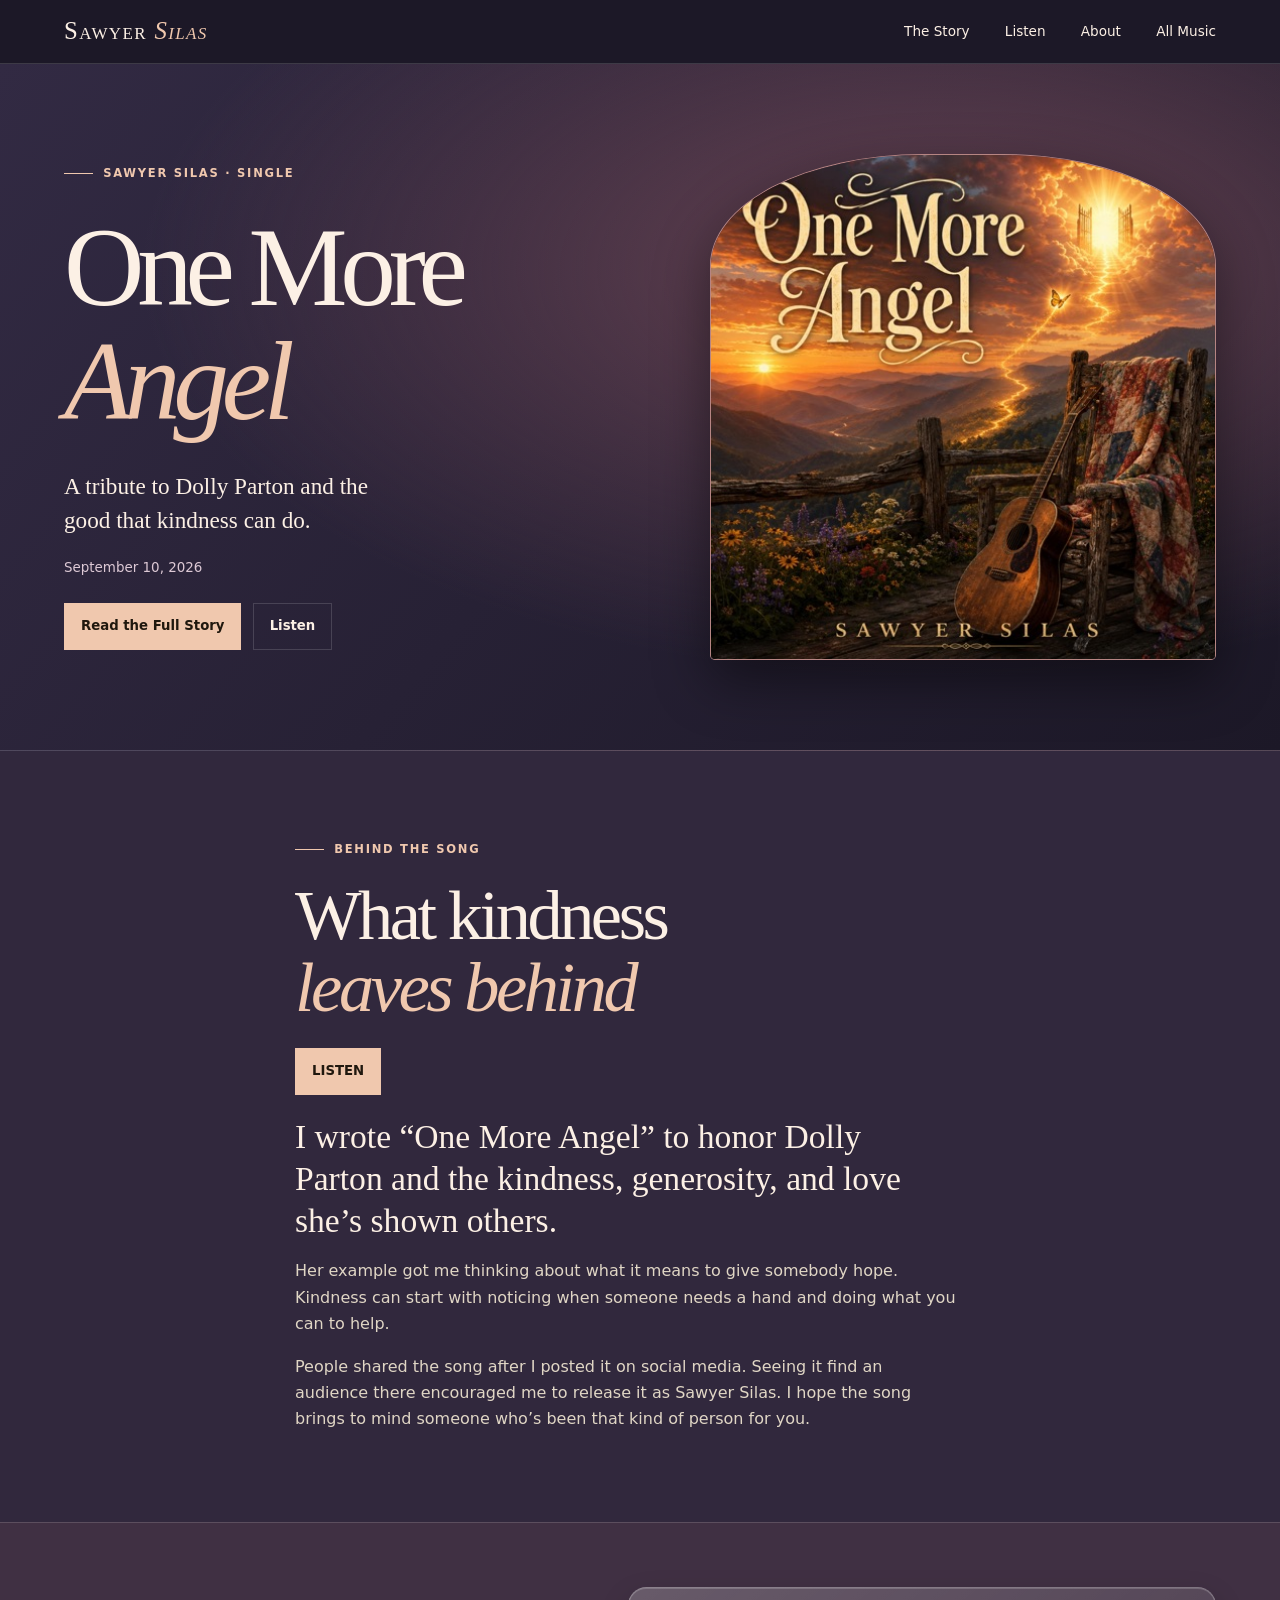
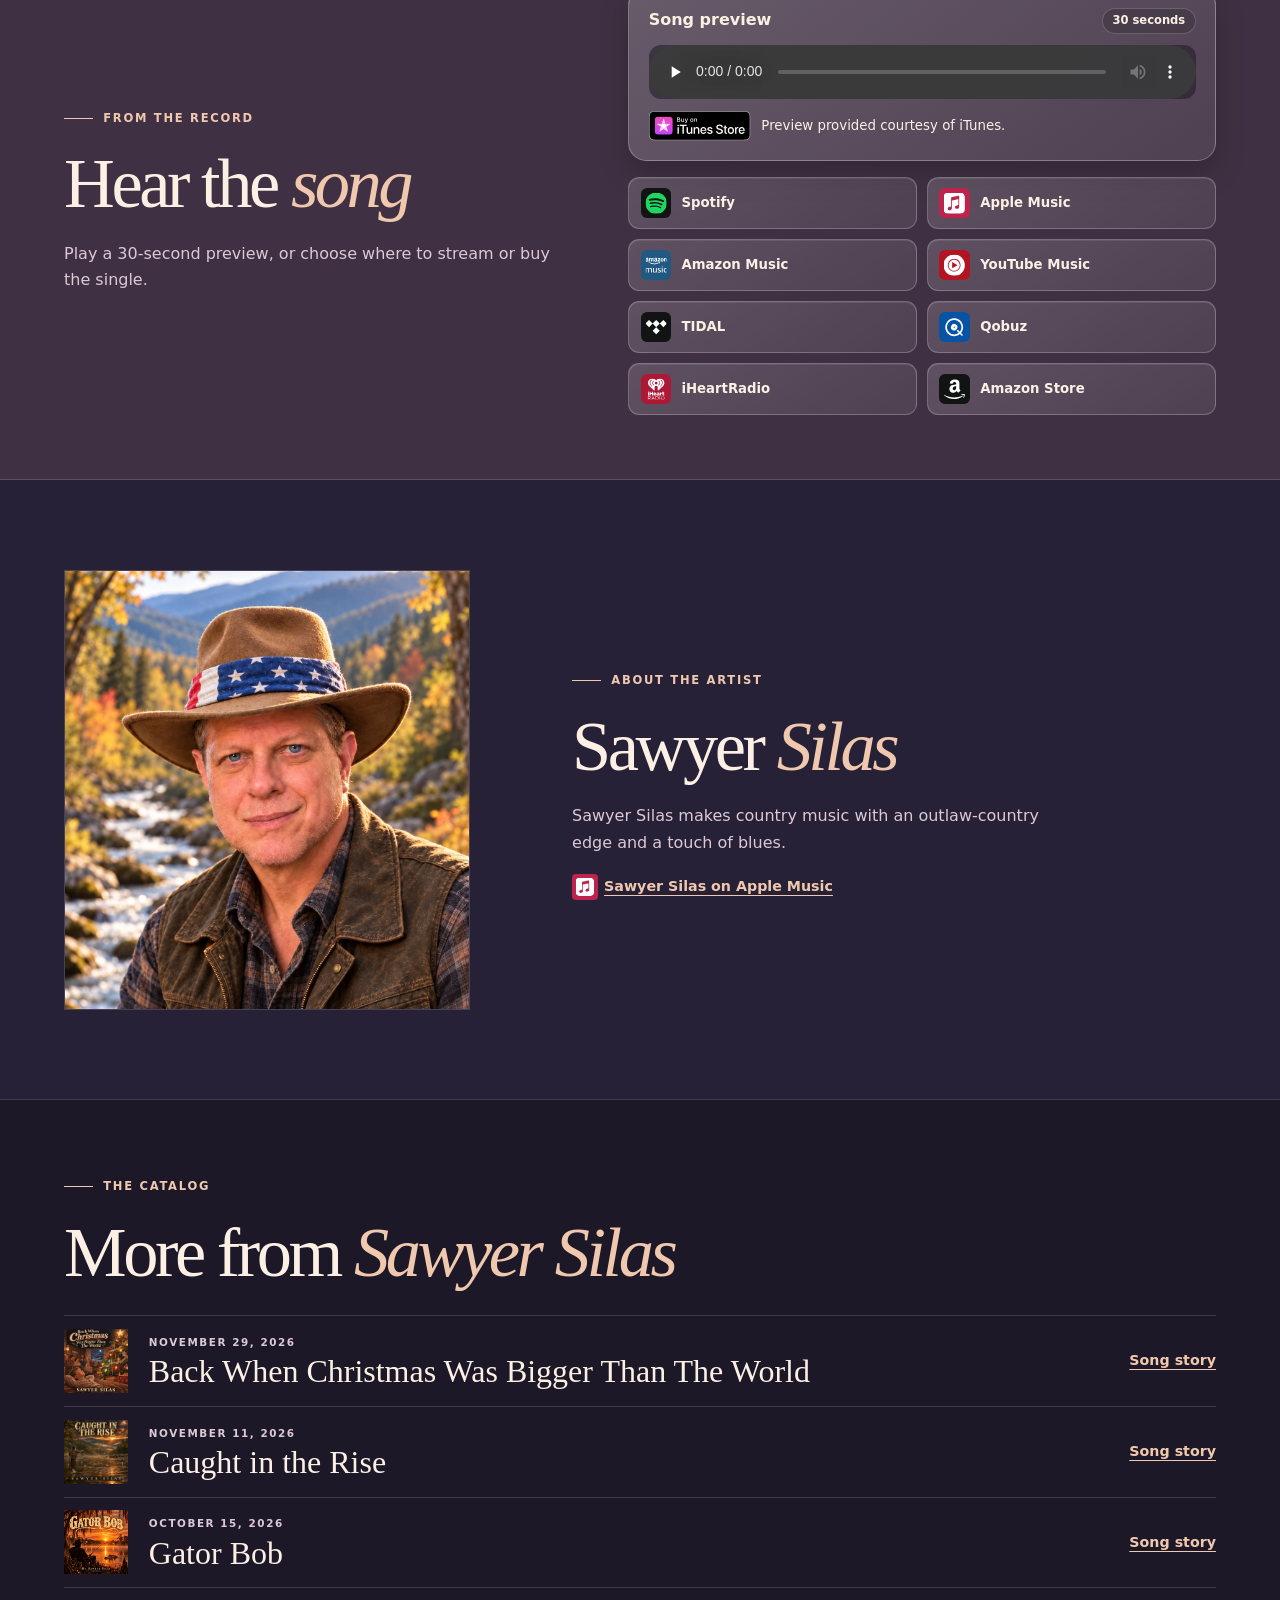
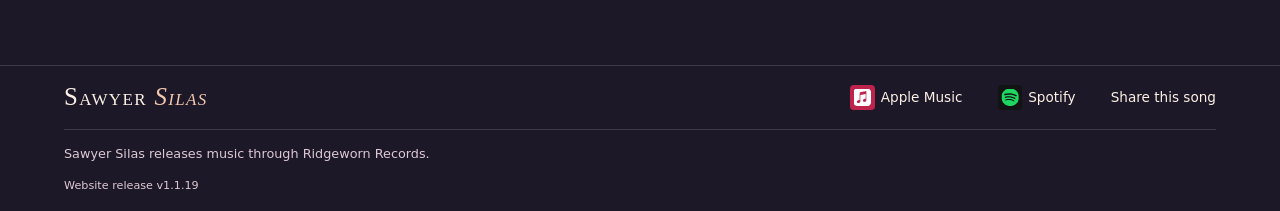
<file: public/songs/one-more-angel/index.html>
<!doctype html>
<html lang="en">
<head>
  <meta charset="utf-8">
  <meta name="viewport" content="width=device-width, initial-scale=1">
  <meta name="description" content="A tribute to Dolly Parton and the good that kindness can do. Read the story behind One More Angel by Sawyer Silas.">
  <meta property="og:type" content="website">
  <meta property="og:title" content="One More Angel | Sawyer Silas">
  <meta property="og:description" content="A tribute to Dolly Parton and the good that kindness can do.">
  <meta property="og:image" content="../../assets/one-more-angel.jpg">
  <title>One More Angel | Sawyer Silas</title>
  <link rel="icon" href="../../assets/mark.svg" type="image/svg+xml">
  <link rel="stylesheet" href="../../styles.css?v=1.1.19">
  <script src="../../site.js?v=1.1.19" defer></script>
</head>
<body class="song-page theme-one-more-angel">
  <a class="skip" href="#main">Skip to song</a>
  <header class="top">
    <div class="wrap top-inner">
      <a class="wordmark" href="../../">Sawyer <i>Silas</i></a>
      <nav aria-label="Main navigation">
        <a href="#story">The Story</a>
        <a href="#listen">Listen</a>
        <a href="#artist">About</a>
        <a href="../../#music">All Music</a>
      </nav>
    </div>
  </header>
  <main id="main">
    <section class="hero" aria-labelledby="release-title">
      <div class="wrap hero-inner">
        <div class="hero-copy">
          <p class="eyebrow"><span></span> Sawyer Silas · Single</p>
          <h1 id="release-title">One More<br><em>Angel</em></h1>
          <p class="lede">A tribute to Dolly Parton and the good that kindness can do.</p>
          <p class="release-date"><time datetime="2026-09-10">September 10, 2026</time></p>
          <div class="actions">
            <a class="button primary" href="#story">Read the Full Story</a>
            <a class="button quiet" href="#listen">Listen</a>
          </div>
        </div>
        <figure class="cover">
          <img src="../../assets/one-more-angel.jpg" alt="One More Angel single cover art" width="500" height="500" fetchpriority="high">
        </figure>
      </div>
    </section>

    <section class="story" id="story" aria-labelledby="story-title">
      <div class="wrap story-grid">
        <div>
          <p class="eyebrow"><span></span> Behind the song</p>
          <h2 id="story-title">What kindness<br><em>leaves behind</em></h2>
          <div class="actions">
            <a class="button primary" href="#listen">LISTEN</a>
          </div>
        </div>
        <div class="story-copy">
          <p class="opening">I wrote “One More Angel” to honor Dolly Parton and the kindness, generosity, and love she’s shown others.</p>
          <p>Her example got me thinking about what it means to give somebody hope. Kindness can start with noticing when someone needs a hand and doing what you can to help.</p>
          <p>People shared the song after I posted it on social media. Seeing it find an audience there encouraged me to release it as Sawyer Silas. I hope the song brings to mind someone who’s been that kind of person for you.</p>
        </div>
      </div>
    </section>

    <section class="listen" id="listen" aria-labelledby="listen-title">
      <div class="wrap listen-inner">
        <div>
          <p class="eyebrow"><span></span> From the record</p>
          <h2 id="listen-title">Hear the <em>song</em></h2>
          <p>Play a 30-second preview, or choose where to stream or buy the single.</p>
        </div>
        <div class="listen-controls">
          <div class="preview-panel">
            <div class="preview-heading">
              <span>Song preview</span>
              <span class="preview-length">30 seconds</span>
            </div>
            <audio class="song-preview" controls controlslist="nodownload" preload="none" src="https://audio-ssl.itunes.apple.com/itunes-assets/AudioPreview221/v4/af/14/00/af14003d-cc77-16d2-0783-32683cb32fb6/mzaf_3023047372665261064.plus.aac.p.m4a" aria-label="One More Angel 30-second preview">
              Your browser does not support the audio player.
            </audio>
            <p class="preview-unavailable" role="status" hidden>The preview is unavailable. Choose a listening service below.</p>
            <div class="preview-credit">
              <a href="https://music.apple.com/us/album/one-more-angel/6808497468?i=6808497469&amp;app=itunes"><img src="../../assets/buy-on-itunes.svg" alt="Buy on the iTunes Store" height="30"></a>
              <small>Preview provided courtesy of iTunes.</small>
            </div>
          </div>
          <div class="service-grid" aria-label="Streaming and download services" role="group">
            <a class="service-link button" href="https://open.spotify.com/album/2pZFHPrNvNWyklKYS9yMpJ"><svg class="service-icon" aria-hidden="true" focusable="false"><use href="../../assets/music-services.svg#spotify"></use></svg>Spotify</a>
            <a class="service-link button" href="https://music.apple.com/us/album/one-more-angel-single/6808497468"><svg class="service-icon" aria-hidden="true" focusable="false"><use href="../../assets/music-services.svg#applemusic"></use></svg>Apple Music</a>
            <a class="service-link button" href="https://music.amazon.com/albums/B0HHQP17KR"><svg class="service-icon service-icon-wide" aria-hidden="true" focusable="false"><use href="../../assets/music-services.svg#amazonmusic"></use></svg>Amazon Music</a>
            <a class="service-link button" href="https://music.youtube.com/watch?v=ppkuNuiRWSk"><svg class="service-icon" aria-hidden="true" focusable="false"><use href="../../assets/music-services.svg#youtubemusic"></use></svg>YouTube Music</a>
            <a class="service-link button" href="https://tidal.com/album/558317851"><svg class="service-icon" aria-hidden="true" focusable="false"><use href="../../assets/music-services.svg#tidal"></use></svg>TIDAL</a>
            <a class="service-link button" href="https://www.qobuz.com/us-en/album/one-more-angel-sawyer-silas/zc8nm7e447csp"><svg class="service-icon" aria-hidden="true" focusable="false"><use href="../../assets/music-services.svg#qobuz"></use></svg>Qobuz</a>
            <a class="service-link button" href="https://www.iheart.com/artist/sawyer-silas-52206517/songs/one-more-angel-429985911"><svg class="service-icon" aria-hidden="true" focusable="false"><use href="../../assets/music-services.svg#iheartradio"></use></svg>iHeartRadio</a>
            <a class="service-link button" href="https://www.amazon.com/gp/product/B0HHQP17KR"><svg class="service-icon service-icon-wide" aria-hidden="true" focusable="false"><use href="../../assets/music-services.svg#amazon"></use></svg>Amazon Store</a>
          </div>
        </div>
      </div>
    </section>

    <section class="artist" id="artist" aria-labelledby="artist-title">
      <div class="wrap artist-grid">
        <img class="portrait" src="../../assets/sawyer-silas.webp" alt="Sawyer Silas in a brown hat beside an autumn mountain creek" width="1122" height="1402" loading="lazy">
        <div>
          <p class="eyebrow"><span></span> About the artist</p>
          <h2 id="artist-title">Sawyer <em>Silas</em></h2>
          <p>Sawyer Silas makes country music with an outlaw-country edge and a touch of blues.</p>
          <a class="service-link text-link" href="https://music.apple.com/us/artist/sawyer-silas/6808334229"><svg class="service-icon" aria-hidden="true" focusable="false"><use href="../../assets/music-services.svg#applemusic"></use></svg>Sawyer Silas on Apple Music</a>
        </div>
      </div>
    </section>

    <section class="music" aria-labelledby="music-title">
      <div class="wrap">
        <p class="eyebrow"><span></span> The catalog</p>
        <h2 id="music-title">More from <em>Sawyer Silas</em></h2>
        <div class="record-list">
          <article class="record" data-title="Back When Christmas Was Bigger Than The World" data-date="2026-11-29">
            <img src="../../assets/back-when-christmas-was-bigger-than-the-world.jpg" alt="" width="64" height="64" loading="lazy">
            <div><p class="record-date"><time datetime="2026-11-29">November 29, 2026</time></p><h3><a href="../back-when-christmas-was-bigger-than-the-world/">Back When Christmas Was Bigger Than The World</a></h3></div>
            <a class="text-link" href="../back-when-christmas-was-bigger-than-the-world/#story" aria-label="Read the story behind Back When Christmas Was Bigger Than The World">Song story</a>
          </article>
          <article class="record" data-title="Caught in the Rise" data-date="2026-11-11">
            <img src="../../assets/caught-in-the-rise.webp" alt="" width="64" height="64" loading="lazy">
            <div><p class="record-date"><time datetime="2026-11-11">November 11, 2026</time></p><h3><a href="../caught-in-the-rise/">Caught in the Rise</a></h3></div>
            <a class="text-link" href="../caught-in-the-rise/#story" aria-label="Read the story behind Caught in the Rise">Song story</a>
          </article>
          <article class="record" data-title="Gator Bob" data-date="2026-10-15">
            <img src="../../assets/gator-bob.jpg" alt="" width="64" height="64" loading="lazy">
            <div><p class="record-date"><time datetime="2026-10-15">October 15, 2026</time></p><h3><a href="../gator-bob/">Gator Bob</a></h3></div>
            <a class="text-link" href="../gator-bob/#story" aria-label="Read the story behind Gator Bob">Song story</a>
          </article>
        </div>
      </div>
    </section>
  </main>
  <footer class="footer">
    <div class="wrap footer-inner">
      <a class="wordmark" href="../../">Sawyer <i>Silas</i></a>
      <nav aria-label="Artist and sharing links">
        <a class="service-link" href="https://music.apple.com/us/artist/sawyer-silas/6808334229"><svg class="service-icon" aria-hidden="true" focusable="false"><use href="../../assets/music-services.svg#applemusic"></use></svg>Apple Music</a>
        <a class="service-link" href="https://open.spotify.com/artist/2IvsRWouUpZ3KpmjlUSfos"><svg class="service-icon" aria-hidden="true" focusable="false"><use href="../../assets/music-services.svg#spotify"></use></svg>Spotify</a>
        <button id="share" type="button" hidden>Share this song</button>
      </nav>
      <span id="share-status" role="status"></span>
    </div>
    <p class="wrap label-credit">Sawyer Silas releases music through Ridgeworn Records.</p>
    <p class="wrap site-release">Website release v1.1.19</p>
  </footer>
</body>
</html>
</file>
<file: public/styles.css>
:root{color-scheme:dark;--ink:#171912;--deep:#11130f;--cream:#f6eddb;--muted:#c9bea8;--gold:#ebba76;--line:#ffffff25;--serif:Georgia,"Times New Roman",serif;--sans:system-ui,sans-serif}
*{box-sizing:border-box}
[hidden]{display:none!important}
html{scroll-behavior:smooth}
body{margin:0;background:var(--ink);color:var(--cream);font:1rem/1.65 var(--sans)}
a{color:inherit;text-decoration:none}
button{font:inherit}
a:focus-visible,button:focus-visible,audio:focus-visible{outline:2px solid var(--gold);outline-offset:5px}
img{display:block;max-width:100%;height:auto}
figure,p{margin:0}
.wrap{width:min(100% - 3rem,1152px);margin-inline:auto}
.skip{position:absolute;top:1rem;left:1rem;z-index:2;transform:translateY(-200%);background:var(--gold);color:var(--deep);padding:.7rem 1rem}
.skip:focus{transform:none}
.top{border-bottom:1px solid var(--line);background:var(--deep)}
.top-inner,.footer-inner{display:flex;align-items:center;justify-content:space-between;gap:1.5rem;padding-block:1.2rem}
.wordmark{font:small-caps 1.55rem/1 var(--serif);letter-spacing:.055em;white-space:nowrap}
.wordmark i,h1 em,h2 em{color:var(--gold);font-weight:400}
nav{display:flex;align-items:center;flex-wrap:wrap;gap:clamp(.8rem,3vw,2.2rem);font-size:.85rem}
nav a:hover,.text-link:hover,nav button:hover{color:var(--gold)}
.hero{background:radial-gradient(ellipse at 80% 20%,#42331d 0%,transparent 51%),linear-gradient(130deg,#27291c,var(--deep));border-bottom:1px solid var(--line)}
.hero-inner{display:grid;grid-template-columns:1fr minmax(0,.91fr);align-items:center;gap:clamp(2.5rem,7vw,7rem);padding-block:clamp(3rem,7vw,6.6rem)}
.eyebrow,.place,.record-date{font-size:.72rem;text-transform:uppercase;letter-spacing:.15em;font-weight:700}
.eyebrow{color:var(--gold);display:flex;align-items:center;gap:.65rem}
.eyebrow span{display:inline-block;width:1.8rem;height:1px;background:currentColor}
h1,h2,h3{margin:0;font-family:var(--serif);font-weight:400;line-height:1.03}
h1{font-size:clamp(3.9rem,8.7vw,8.4rem);letter-spacing:-.065em;margin:.25em 0 .27em}
h2{font-size:clamp(2.65rem,5.5vw,5.25rem);letter-spacing:-.049em;margin:.28em 0 .3em}
h3{font-size:clamp(1.35rem,2.5vw,2rem);overflow-wrap:anywhere}
.lede{font:clamp(1.15rem,2.5vw,1.45rem)/1.45 var(--serif);max-width:29ch;color:var(--cream)}
.release-date{color:var(--muted);font-size:.84rem;margin-top:1.2rem}
.release-date span{padding-inline:.45rem;color:var(--gold)}
.actions{display:flex;flex-wrap:wrap;gap:.7rem;margin-top:1.5rem}
.button{display:inline-flex;justify-content:center;align-items:center;gap:.85rem;padding:.72rem 1rem;min-height:46px;border:1px solid var(--line);font-weight:700;font-size:.83rem}
.primary{background:var(--gold);border-color:var(--gold);color:#20180e}
.primary:hover{background:#fbd095}
.quiet:hover{border-color:var(--gold);color:var(--gold)}
.cover img{width:100%;border:1px solid #b7915870;box-shadow:0 20px 56px #0007}
.story{background:#202218}
.story-grid{display:grid;grid-template-columns:.83fr 1fr;gap:clamp(2rem,6vw,6rem);padding-block:clamp(3rem,7vw,6.2rem)}
.place{color:var(--muted)}
.story-copy{max-width:65ch}
.story-copy p+p{margin-top:1rem}
.story-copy p{color:#e0d6c5}
.story-copy .opening{font:clamp(1.45rem,3vw,2.1rem)/1.25 var(--serif);color:var(--cream)}
blockquote{margin:1.55rem 0 0;padding:.35rem 0 .35rem 1.2rem;border-left:2px solid var(--gold);font:italic clamp(1.35rem,3vw,2rem)/1.3 var(--serif);color:var(--gold)}
.listen{border-block:1px solid #8a69454d;background:#2e271b}
.listen-inner{display:grid;grid-template-columns:.83fr 1fr;align-items:center;gap:clamp(1.1rem,6vw,6rem);padding-block:clamp(2rem,5vw,4rem)}
.listen-controls{min-width:0}
.preview-panel{
  padding:clamp(.85rem,2vw,1.2rem);
  border:1px solid #ffffff45;
  border-radius:1.15rem;
  background:linear-gradient(145deg,#ffffff35,#ffffff15);
  box-shadow:0 12px 30px #0003,inset 0 1px #ffffff2b;
}
.preview-heading{display:flex;align-items:center;justify-content:space-between;gap:.7rem;margin-bottom:.7rem;font-weight:700}
.preview-length{
  padding:.16rem .6rem;
  border:1px solid #ffffff30;
  border-radius:1rem;
  background:#17141738;
  font-size:.72rem;
  white-space:nowrap;
}
.song-preview{
  display:block;
  width:100%;
  min-height:54px;
  border-radius:.75rem;
  background:#18152080;
  color-scheme:dark;
}
.preview-credit{display:flex;align-items:center;flex-wrap:wrap;gap:.65rem;margin-top:.75rem;color:var(--cream)}
.preview-credit img{width:auto;height:30px}
.preview-unavailable{font-size:.85rem}
.release-notice{
  margin-top:1rem;
  padding:.75rem .95rem;
  border:1px solid #ffffff38;
  border-radius:.7rem;
  background:linear-gradient(145deg,#ffffff29,#ffffff15);
}
.release-notice strong{display:block;color:var(--cream)}
.release-notice span{display:block;font-size:.85rem}
.service-grid{display:grid;grid-template-columns:repeat(2,minmax(0,1fr));gap:.62rem;margin-top:1rem}
.service-grid .button{
  justify-content:flex-start;
  gap:.65rem;
  min-width:0;
  min-height:52px;
  padding:.55rem .7rem;
  border:1px solid #ffffff38;
  border-radius:.7rem;
  background:linear-gradient(145deg,#ffffff29,#ffffff15);
  box-shadow:inset 0 1px #ffffff16;
  line-height:1.2;
}
.service-grid .button:hover,.service-grid .button:focus-visible{
  border-color:var(--gold);
  background:#ffffff36;
}
.service-grid .service-icon{width:1.9rem;height:1.9rem;padding:.28rem;border-radius:.38rem}
@media(max-width:350px){.service-grid{grid-template-columns:1fr}}
.artist-grid{display:grid;grid-template-columns:minmax(0,.63fr) 1fr;align-items:center;gap:clamp(2rem,8vw,8rem);padding-block:clamp(3rem,7vw,6rem)}
.portrait{width:100%;max-height:440px;object-fit:cover;object-position:center 38%;border:1px solid var(--line)}
.artist-grid p:not(.eyebrow){max-width:48ch;color:var(--muted);margin-bottom:1.15rem}
.text-link{color:var(--gold);font-size:.89rem;font-weight:700;text-decoration:underline;text-underline-offset:.28em}
.text-link:hover{color:var(--cream)}
.music{background:var(--deep);border-top:1px solid var(--line);padding-block:clamp(3rem,6vw,5.5rem)}
.record-list{margin-top:1.7rem}
.record{display:grid;grid-template-columns:64px 1fr auto;align-items:center;gap:clamp(.7rem,2vw,1.3rem);border-top:1px solid var(--line);padding-block:.8rem}
.record:last-child{border-bottom:1px solid var(--line)}
.record img{width:64px;height:64px;object-fit:cover;background:#2e271b}
.record-date{color:var(--muted);margin-bottom:.27rem;font-size:.65rem}
.footer{background:var(--deep);border-top:1px solid var(--line)}
.footer-inner{position:relative}
.label-credit{border-top:1px solid var(--line);padding-block:.8rem;color:var(--muted);font-size:.8rem}
.footer button{background:transparent;color:inherit;padding:0;border:0;cursor:pointer}
#share-status{position:absolute;bottom:.15rem;right:0;font-size:.75rem;color:var(--gold)}
@media(max-width:730px){
  .hero-inner,.story-grid,.listen-inner,.artist-grid{grid-template-columns:1fr}
  .hero-inner{gap:2rem}
  .cover{max-width:520px}
  .portrait{max-width:370px}
  .top-inner,.footer-inner{gap:.7rem}
}
@media(max-width:380px){
  .wrap{width:calc(100% - 2rem)}
  nav{gap:.65rem}
  .wordmark{font-size:1.25rem}
  .record{grid-template-columns:50px 1fr auto}
  .record img{width:50px;height:50px}
}
@media(prefers-reduced-motion:reduce){html{scroll-behavior:auto}}

.record h3 a:hover{color:var(--gold)}
.listen-inner p:not(.eyebrow){color:var(--muted)}

.theme-gator-bob{
  --ink:#19241d;
  --deep:#111b15;
  --cream:#f5f0dc;
  --muted:#c6cfb8;
  --gold:#d8dc8e;
}
.theme-gator-bob .hero{background:radial-gradient(ellipse at 21% 15%,#4d5331,transparent 62%),linear-gradient(135deg,#253b2b,var(--deep))}
.theme-gator-bob .cover img{border-color:#929965}
.theme-gator-bob .story{background:#25382c}
.theme-gator-bob .listen{background:#2d3d27;border-color:var(--line)}
@media(min-width:731px){
  .theme-gator-bob .hero-copy{grid-column:2;grid-row:1}
  .theme-gator-bob .cover{grid-column:1;grid-row:1}
}

.theme-one-more-angel{
  --ink:#272137;
  --deep:#1c1827;
  --cream:#fcf0e5;
  --muted:#ddc9d5;
  --gold:#f0c8ae;
}
.theme-one-more-angel .hero{background:radial-gradient(ellipse at 73% 30%,#674352,transparent 60%),linear-gradient(130deg,#322a43,var(--deep))}
.theme-one-more-angel .cover img{border-color:#b68583;border-radius:42% 42% .3rem .3rem / 22% 22% .3rem .3rem;object-fit:cover}
.theme-one-more-angel .story{background:#31283d}
.theme-one-more-angel .listen{background:#403043;border-color:var(--line)}
.theme-one-more-angel .story-grid{grid-template-columns:1fr;gap:1.35rem;max-width:690px}

.service-link{display:inline-flex;align-items:center;gap:.45em}
.service-icon{width:1.8em;height:1.8em;flex:none;padding:.25em;border-radius:.28em;background:#121414;fill:#fff}
.service-icon:has(use[href$="#spotify"]){fill:#1ed760}
.service-icon:has(use[href$="#applemusic"]){background:#bd234d}
.service-icon:has(use[href$="#youtube"]),.service-icon:has(use[href$="#youtubemusic"]){background:#b31421}
.service-icon:has(use[href$="#amazonmusic"]){background:#225983}
.service-icon:has(use[href$="#iheartradio"]){background:#ad1834}
.service-icon:has(use[href$="#qobuz"]){background:#0753a4}
.service-icon-wide{width:2.55em}
.site-release{padding-bottom:1rem;color:var(--muted);font-size:.7rem}
.credits{padding-block:1rem;background:var(--deep);border-top:1px solid var(--line);color:var(--muted);font-size:.82rem}

/* Christmas single: candlelight, cranberry and evergreen. */
.christmas-announcement{background:linear-gradient(110deg,#17392c,#481f28);border-bottom:1px solid #efc47d55;padding:1rem 0;color:#fff1d8}
.christmas-announcement .wrap{display:flex;flex-wrap:wrap;justify-content:space-between;align-items:center;gap:.4rem 1.5rem}
.christmas-announcement .wrap>span{font-size:.75rem;text-transform:uppercase;letter-spacing:.08em;color:#efc47d}
.christmas-announcement a{font-family:var(--serif);font-size:1.2rem;text-decoration:underline;text-underline-offset:.2em}
.theme-christmas{--ink:#14271f;--deep:#101d18;--cream:#fff1d8;--muted:#ddc9aa;--gold:#efc47d}
.theme-christmas .hero{position:relative;background:radial-gradient(ellipse at 85% 15%,#77532d80,transparent 55%),linear-gradient(130deg,#17392c,#301c1d);border-bottom:1px solid #efc47d55}
.theme-christmas h1{font-size:clamp(2.8rem,5.3vw,5.1rem);line-height:1.08;letter-spacing:-.045em}
.theme-christmas .cover img{border:1px solid #efc47d99;box-shadow:0 0 45px #d29b3520,0 22px 55px #0008}
.theme-christmas .story{background:linear-gradient(120deg,#1b3528,#14271f)}
.theme-christmas .story .eyebrow::after{content:"✦";font-size:1.1rem}
.theme-christmas .listen{background:linear-gradient(125deg,#481f28,#2c2022);border-color:#efc47d44}
.theme-christmas .primary{border-radius:.25rem;box-shadow:0 4px 20px #0002}
.theme-christmas .preview-panel{background:linear-gradient(145deg,#fff2d438,#fff2d412);border-color:#efc47d66}
.theme-christmas .artist{background:#172b22}
.theme-christmas .links-pending{margin-top:.7rem;font-size:.9rem}
</file>
